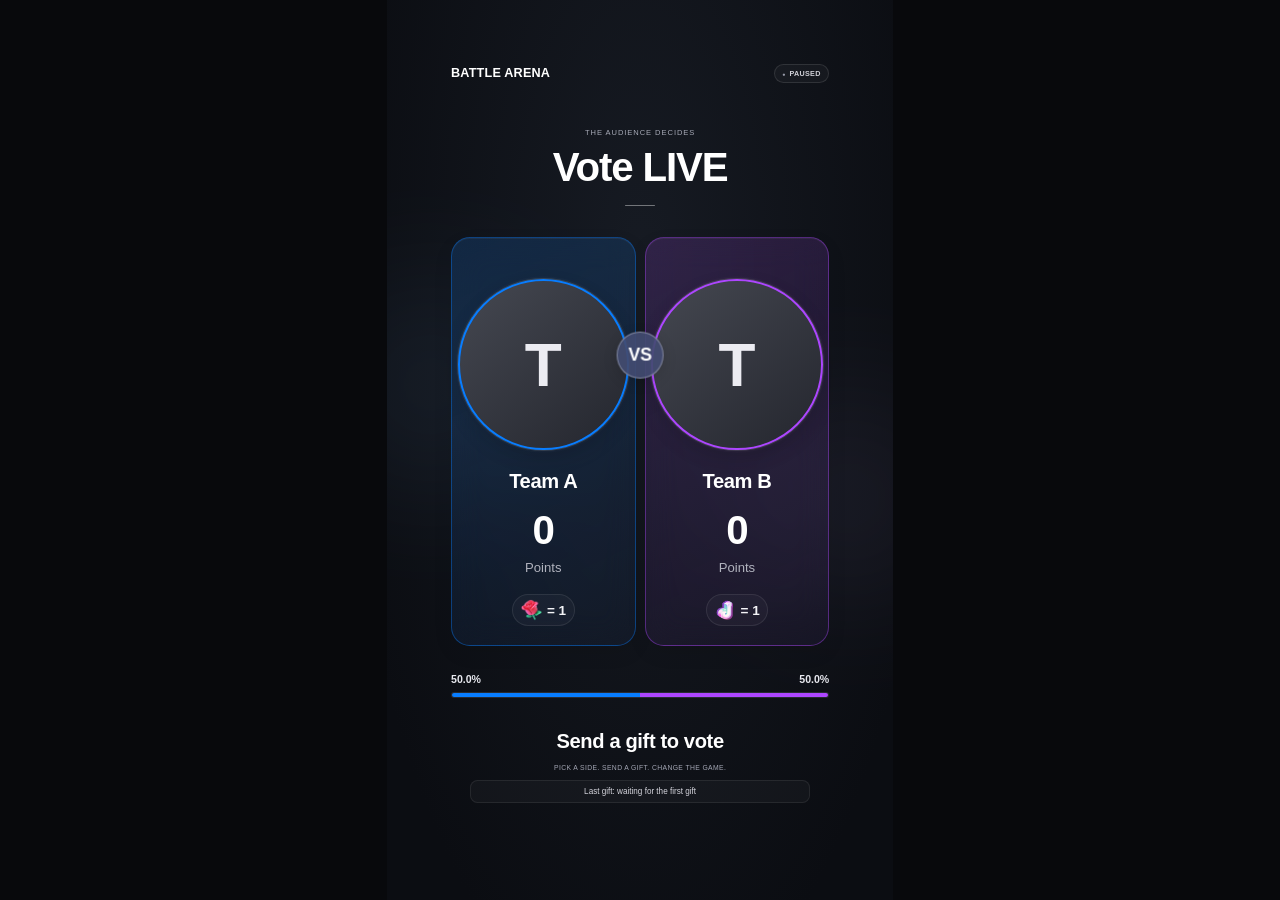
<file: index.html>
<!doctype html><html lang="en"><meta charset="utf-8"><meta http-equiv="Content-Security-Policy" content="default-src 'none'; script-src 'self'; style-src 'self' 'unsafe-inline'; img-src 'self' data: https:; font-src 'self'; connect-src 'self'; frame-src 'self'; object-src 'none'; base-uri 'none'; form-action 'none'"><meta name="referrer" content="no-referrer"><meta name="viewport" content="width=device-width,initial-scale=1"><title>LIVE Battle • Display</title><link rel="stylesheet" href="style.css"><body class="display"><main id="game" class="game"></main><script type="module" src="display.js"></script></body></html>
</file>
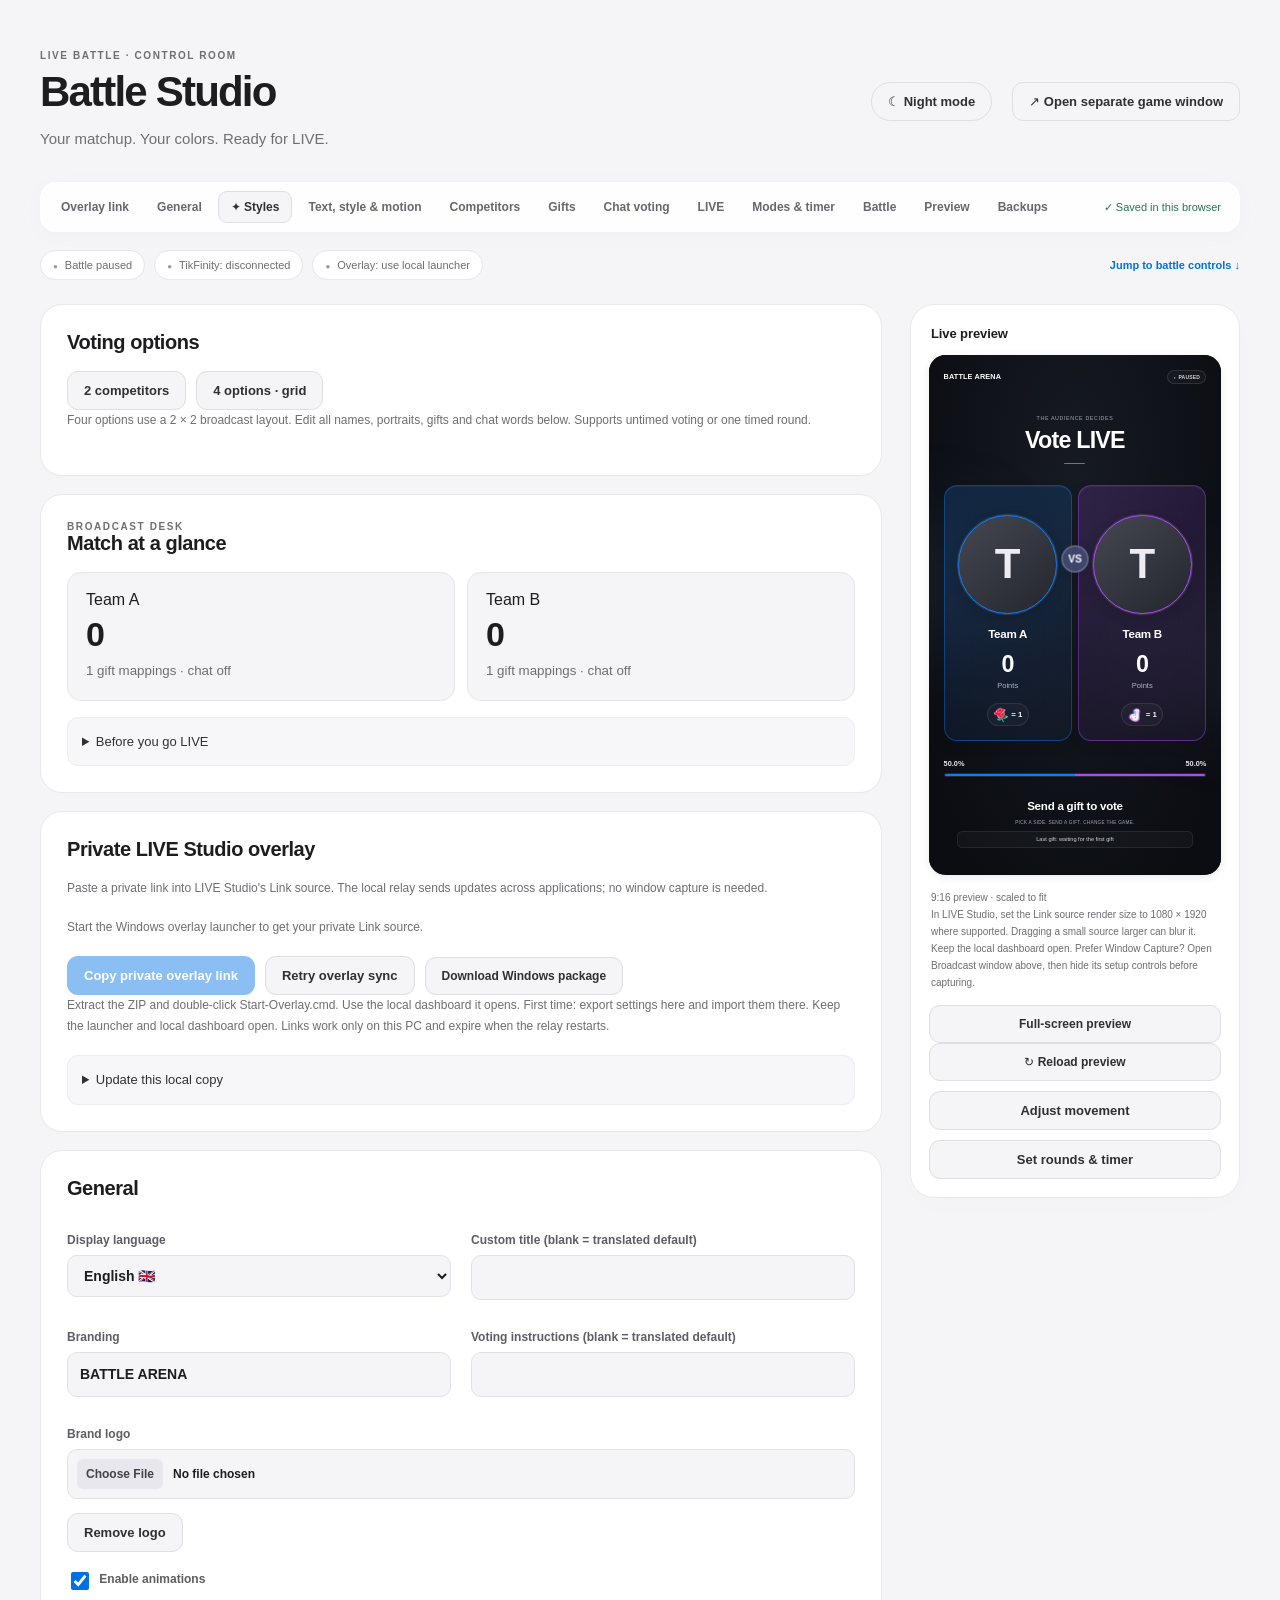
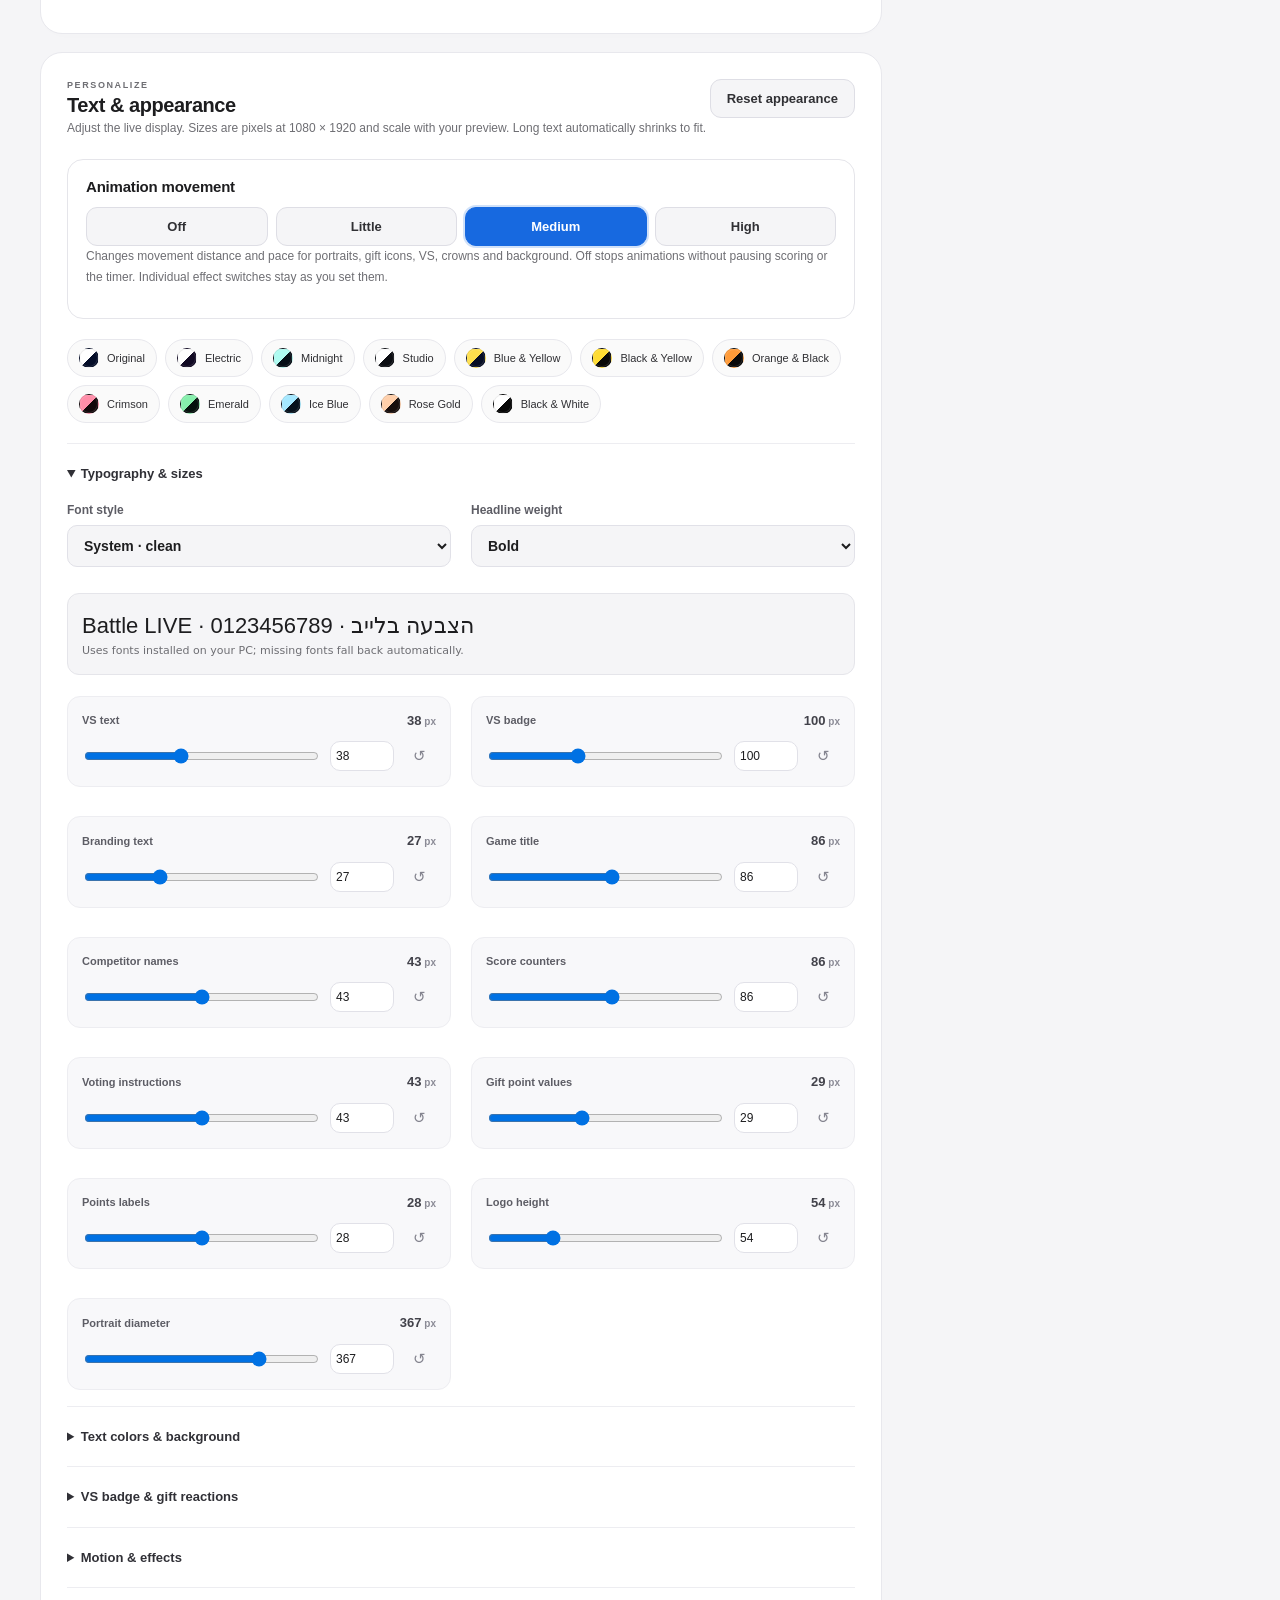
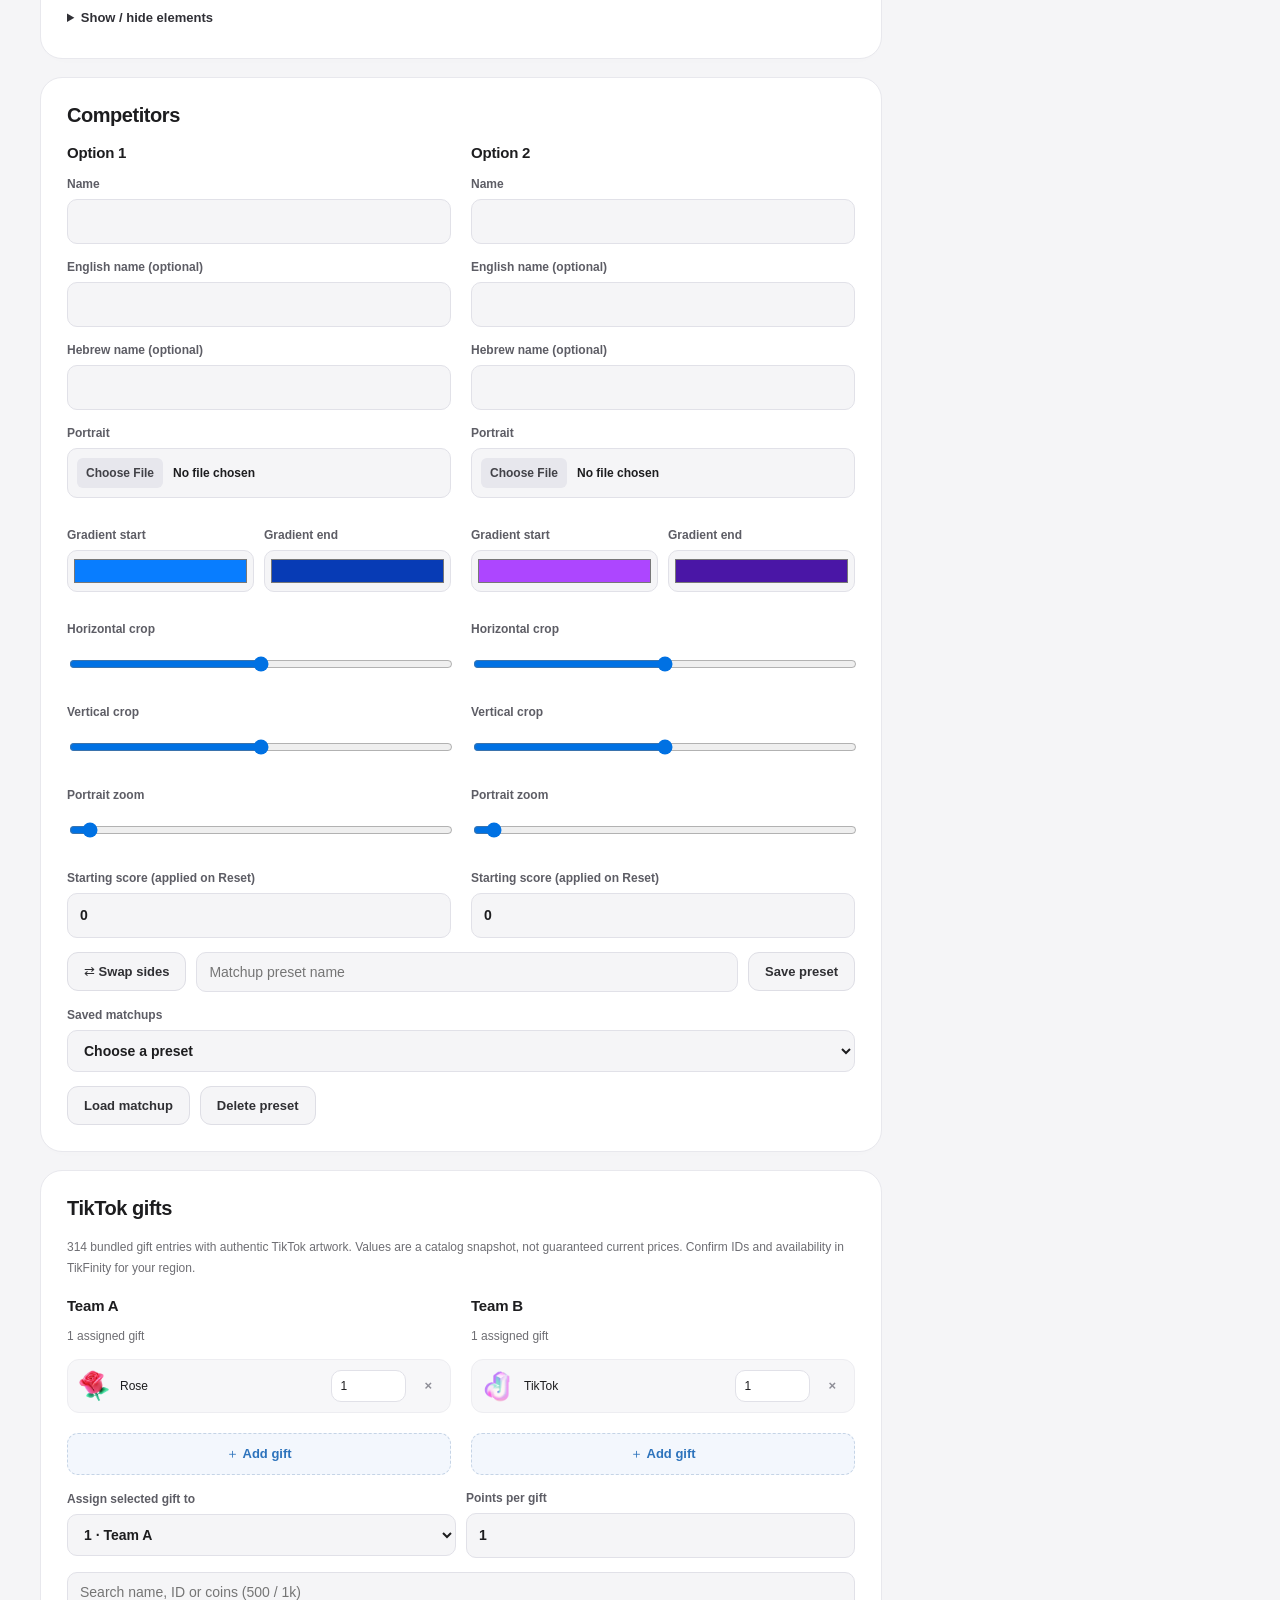
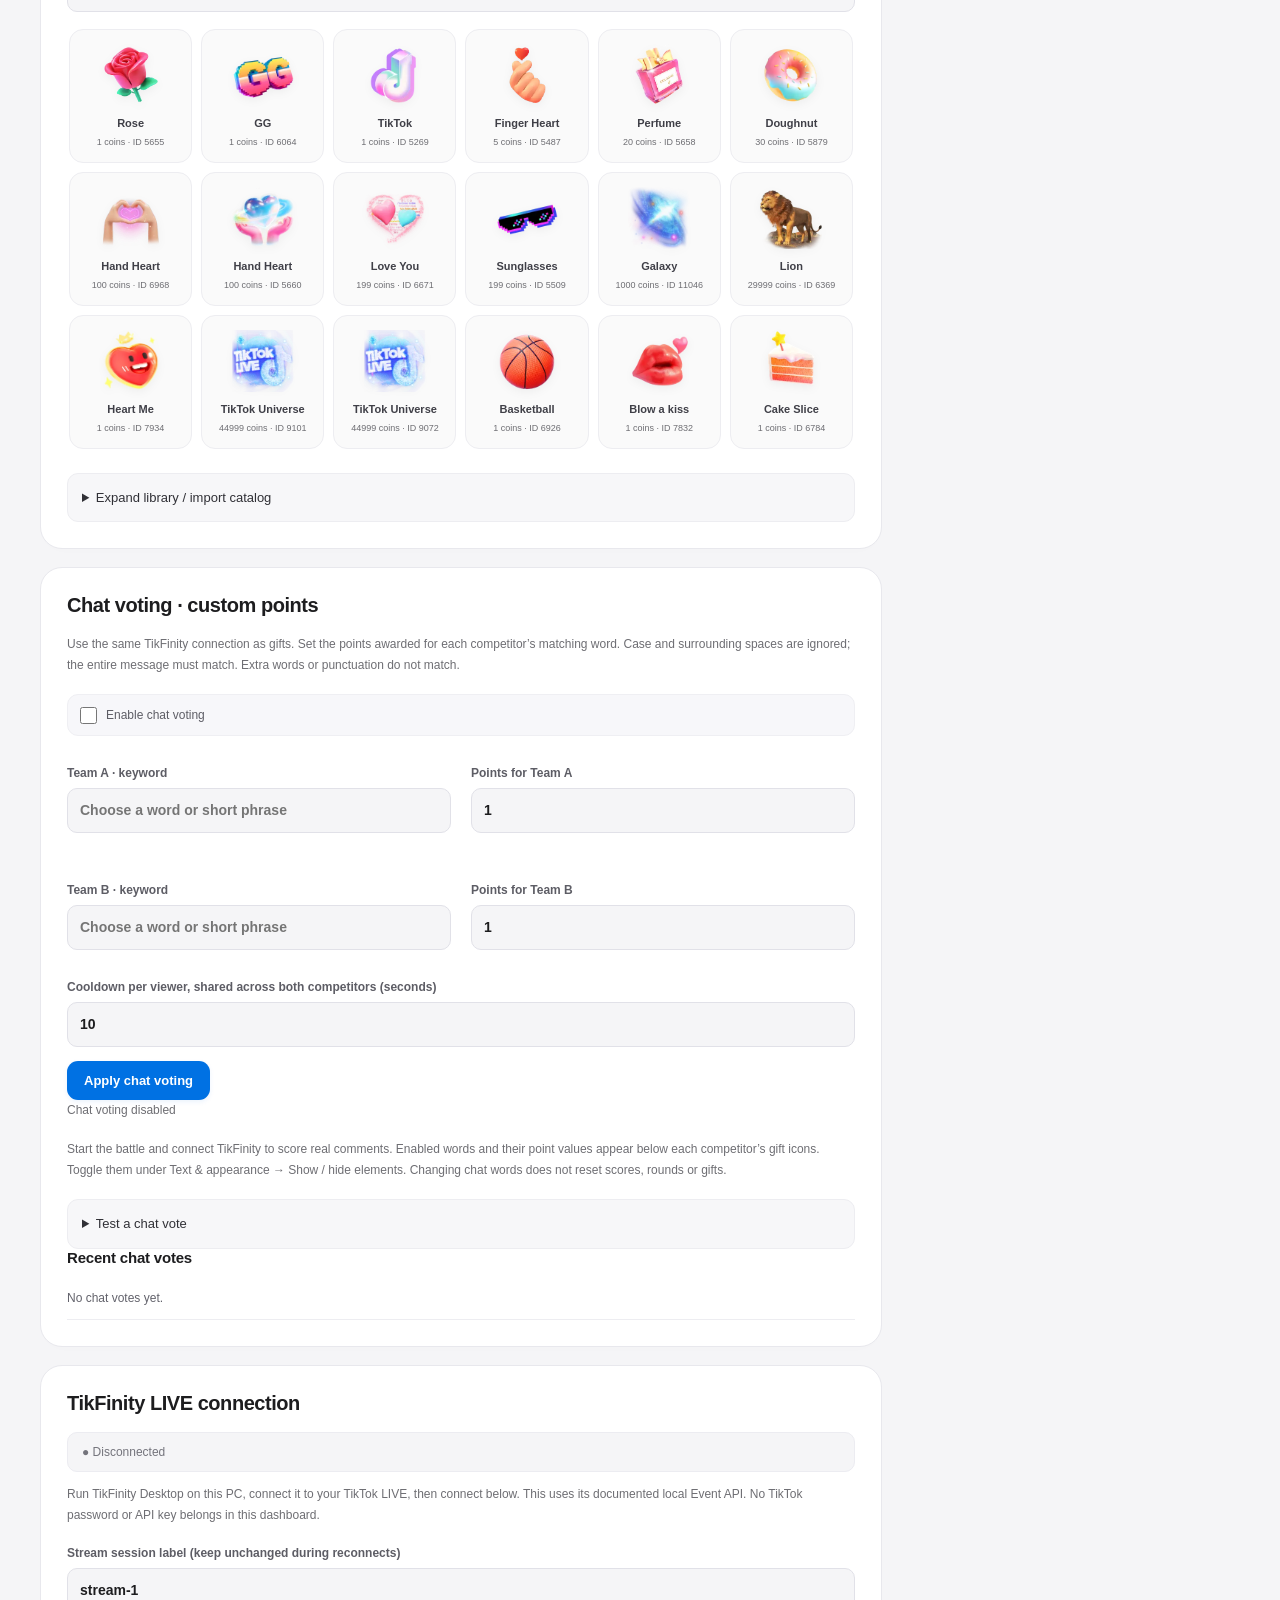
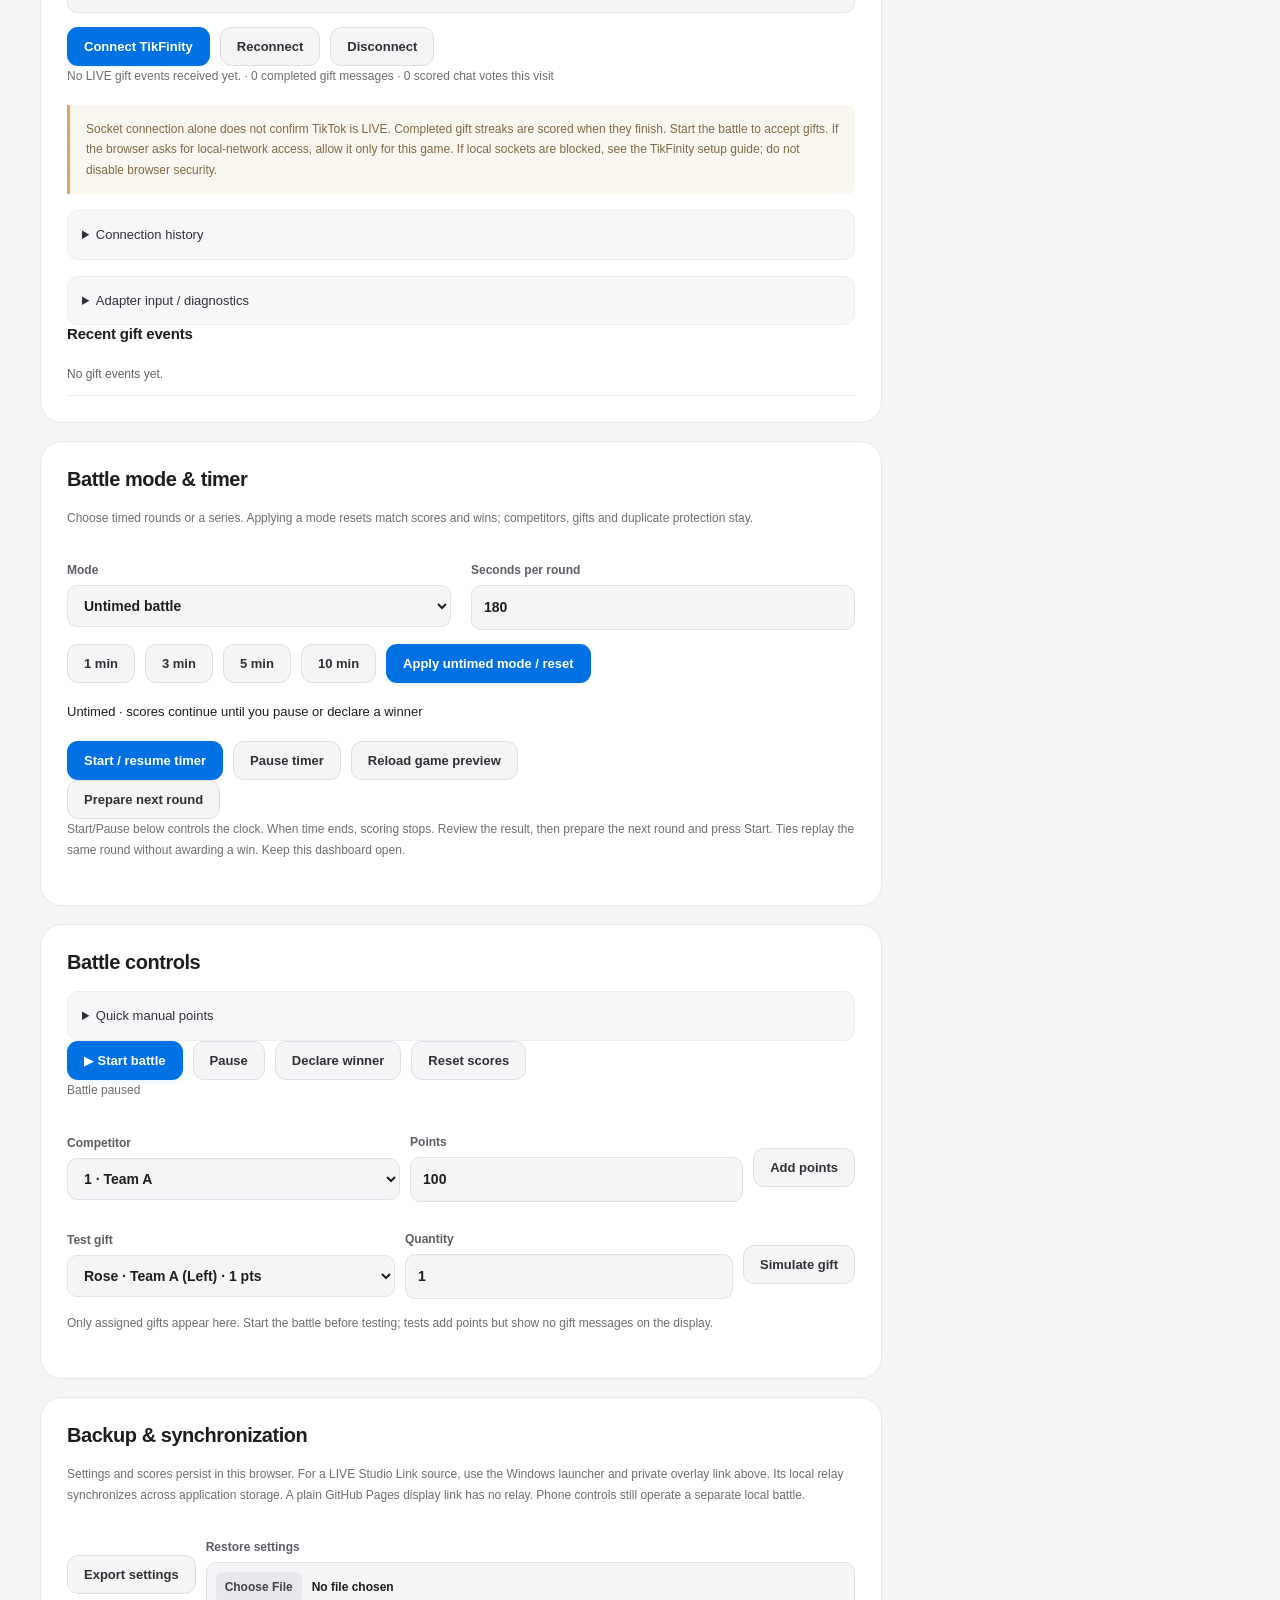
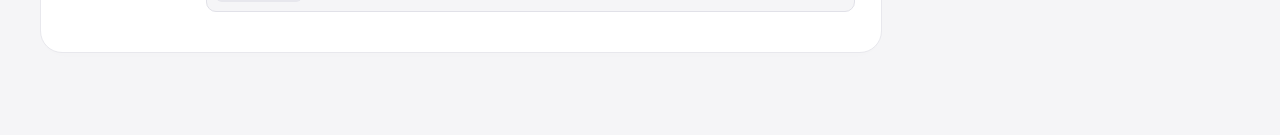
<file: admin.html>
<!doctype html><html lang="en"><meta charset="utf-8"><meta http-equiv="Content-Security-Policy" content="default-src 'none'; script-src 'self'; style-src 'self' 'unsafe-inline'; img-src 'self' data: https:; font-src 'self'; connect-src 'self' ws://localhost:21213; frame-src 'self'; object-src 'none'; base-uri 'none'; form-action 'none'"><meta name="referrer" content="no-referrer"><meta name="viewport" content="width=device-width,initial-scale=1"><title>LIVE Battle • Control room</title><link rel="stylesheet" href="style.css"><body class="dashboard"><main class="admin"><header class="top"><div><div class="eyebrow">LIVE BATTLE · CONTROL ROOM</div><h1>Battle Studio</h1><p class="muted">Your matchup. Your colors. Ready for LIVE.</p></div><button id="night-mode" type="button" aria-label="Switch dashboard to night mode" aria-pressed="false">☾ Night mode</button><button type="button" id="open-display" disabled>↗ Open separate game window</button></header><nav class="editor-nav" aria-label="Editor sections"><a href="#overlay-setup">Overlay link</a><a href="#general">General</a><button data-action="open-styles" type="button">✦ Styles</button><a href="#appearance">Text, style & motion</a><a href="#competitors">Competitors</a><a href="#gifts">Gifts</a><a href="#chat-voting">Chat voting</a><a href="#live-connection">LIVE</a><a href="#match-modes">Modes & timer</a><a href="#battle-controls">Battle</a><a href="#preview">Preview</a><a href="#backups">Backups</a><span id="save-state" role="status">✓ Saved in this browser</span></nav><section id="session-summary" class="session-summary" aria-label="Battle and connection summary"><span id="summary-battle"></span><span id="summary-live"></span><span id="summary-overlay"></span><a href="#battle-controls">Jump to battle controls ↓</a></section><div class="workspace"><div id="controls"></div><aside class="preview" id="preview"><h3>Live preview</h3><iframe title="Live battle preview" src="index.html"></iframe><p class="muted">9:16 preview · scaled to fit<br>In LIVE Studio, set the Link source render size to 1080 × 1920 where supported. Dragging a small source larger can blur it. Keep the local dashboard open. Prefer Window Capture? Open Broadcast window above, then hide its setup controls before capturing.</p><button id="fullscreen">Full-screen preview</button><button type="button" data-action="refresh-game-preview">↻ Reload preview</button><a class="button preview-modes-link" href="#appearance">Adjust movement</a><a class="button preview-modes-link" href="#match-modes">Set rounds & timer</a></aside></div></main><dialog id="styles-dialog" class="styles-dialog" aria-labelledby="styles-heading"><header class="section-heading"><div><div class="eyebrow">CHOOSE YOUR LOOK</div><h2 id="styles-heading">Battle styles</h2></div><button data-action="close-styles" aria-label="Close styles">×</button></header><p class="muted">Classic Broadcast, Clean Arena and Paper Studio use solid cards and quieter framing. Choose a look, then fine-tune fonts, sizes and colors. For countdowns and best-of-three, use Modes & timer in the dashboard. Competitors, photos, scores, gifts and visibility settings stay unchanged.</p><div id="styles-gallery" class="styles-gallery"></div></dialog><div id="toast" class="toast" role="status" aria-live="polite" hidden></div><dialog id="gift-dialog" class="gift-dialog" aria-labelledby="slot-heading"><header class="section-heading"><h2 id="slot-heading">Add gift</h2><button data-action="close-gift-slot" aria-label="Close gift picker">×</button></header><p class="muted">Choose an additional gift. Your existing gifts stay assigned. Gifts already used by either competitor are unavailable here.</p><div class="two-col"><label>Search gifts<input id="slot-search" type="search" placeholder="Name or gift ID"></label><label>Points per gift<input id="slot-points" type="number" min="1" max="1000000000" step="1" value="1"></label></div><div id="slot-gallery" class="catalog"></div><p class="muted">Click an available gift to add its new slot. Press Esc to cancel.</p></dialog><script type="module" src="admin.js"></script></body></html>
</file>
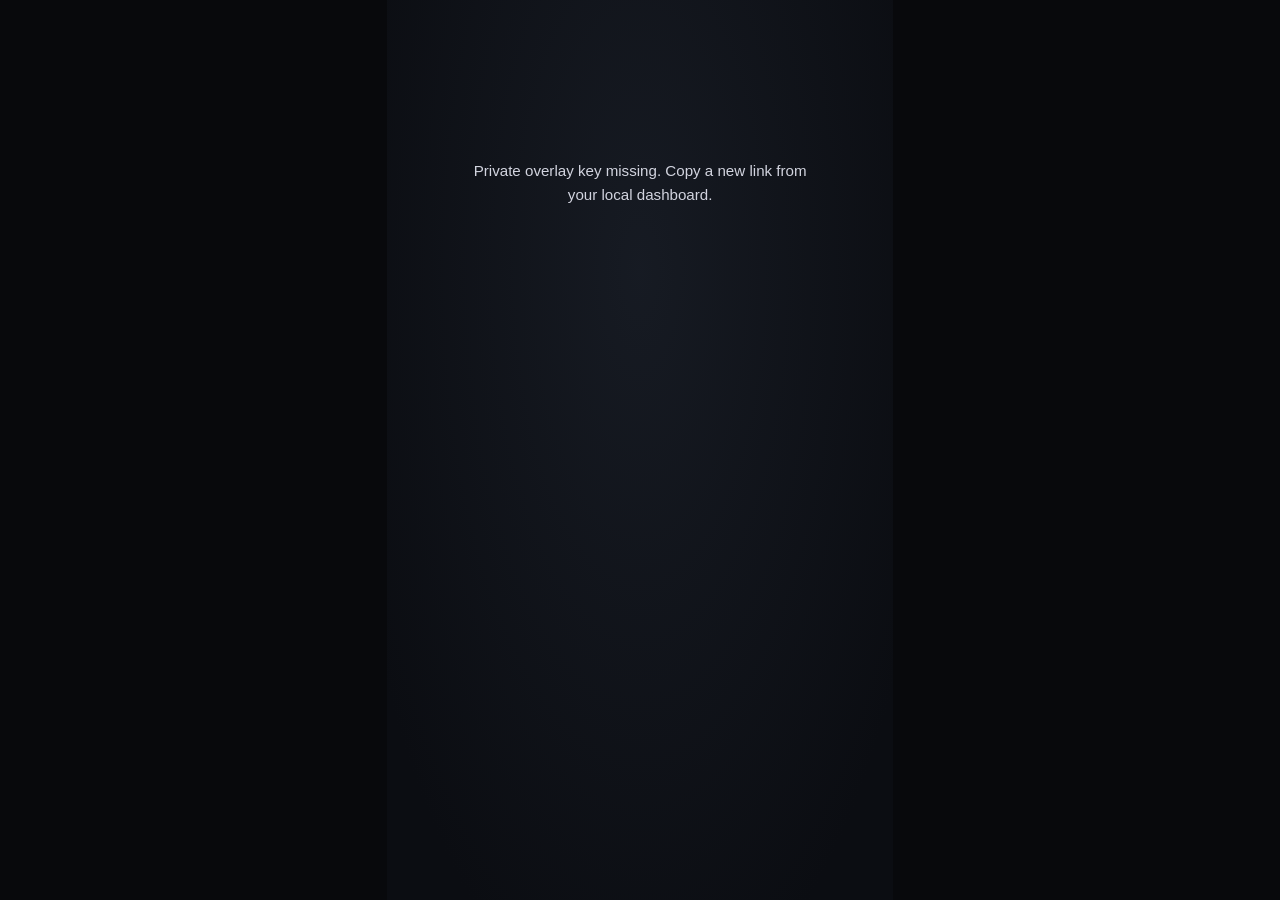
<file: overlay.html>
<!doctype html><html lang="en"><meta charset="utf-8"><meta http-equiv="Content-Security-Policy" content="default-src 'none'; script-src 'self'; style-src 'self' 'unsafe-inline'; img-src 'self' data: https:; font-src 'self'; connect-src 'self'; object-src 'none'; base-uri 'none'; form-action 'none'"><meta name="referrer" content="no-referrer"><meta name="viewport" content="width=device-width,initial-scale=1"><title>Private LIVE Battle overlay</title><link rel="stylesheet" href="style.css"><body class="display" data-relay="true"><main id="game" class="game"><p class="overlay-message">Waiting for your private overlay connection…</p></main><script type="module" src="overlay.js"></script></body></html>
</file>
<file: style.css>
:root{color-scheme:light;font-family:-apple-system,BlinkMacSystemFont,"Segoe UI",Arial,"Noto Sans Hebrew",sans-serif;color:#1d1d1f;background:#f5f5f7;font-synthesis:none;-webkit-font-smoothing:antialiased;--blue:#0071e3;--ink:#1d1d1f;--secondary:#6e6e73;--line:#e5e5ea;--surface:#fff;--field:#f5f5f7}
*{box-sizing:border-box}body{margin:0}button,input,select,textarea{font:inherit}button,a.button{cursor:pointer;display:inline-flex;align-items:center;justify-content:center;gap:7px;border:1px solid #dedee5;border-radius:11px;background:#f5f5f7;color:#303034;padding:11px 16px;font-size:13px;font-weight:600;text-decoration:none;transition:background .16s,border-color .16s,transform .16s}button:hover,a.button:hover{background:#eaeaf0;border-color:#c8c8d1}button:active,a.button:active{transform:scale(.98)}button.primary{background:var(--blue);border-color:transparent;color:white;box-shadow:0 2px 5px #0071e315}button.primary:hover{background:#0077ed}button:disabled{cursor:not-allowed;opacity:.45;transform:none}button:focus-visible,a:focus-visible,input:focus-visible,select:focus-visible,textarea:focus-visible,summary:focus-visible{outline:3px solid #007aff77;outline-offset:3px}input,select,textarea{width:100%;min-width:0;background:var(--field);border:1px solid #e1e1e8;color:var(--ink);border-radius:10px;padding:11px 12px;font-size:14px}input:focus,select:focus,textarea:focus{border-color:#80b6f1}input[type=checkbox]{width:18px;height:18px;accent-color:var(--blue);vertical-align:middle;margin-inline-end:7px}input[type=color]{height:42px;padding:4px;cursor:pointer}input[type=range]{accent-color:var(--blue)}input[type=file]{font-size:12px;padding:9px}input::file-selector-button{border:0;border-radius:6px;padding:6px 9px;margin-inline-end:10px;background:#e7e7ed;color:#424248;font:inherit}input:disabled{opacity:.6}label{display:block;color:#5d5d65;font-size:12px;font-weight:600;line-height:1.5;margin:14px 0}label input,label select{margin-top:6px}h1,h2,h3,p{margin-top:0}h1,h2,h3{color:inherit}html{scroll-behavior:smooth;scroll-padding-top:100px}summary{cursor:pointer;color:#303036;font-size:13px;line-height:1.5}::selection{background:#007aff25}
/* Control room */
.admin{max-width:1450px;margin:auto;padding:42px 40px 64px}.top{display:flex;justify-content:space-between;align-items:center;gap:20px;margin:8px 0 30px}.top .eyebrow{margin-bottom:8px}.top h1{font-size:42px;font-weight:700;line-height:1.1;letter-spacing:-1.8px;margin:0 0 11px}.top .muted{font-size:15px;max-width:560px;margin:0}.top>a.button{background:white;border-color:#e2e2e8;box-shadow:0 2px 10px #00000004;padding:13px 18px;border-radius:30px;white-space:nowrap}.eyebrow{font-size:10px;font-weight:700;color:#6e6e73;letter-spacing:1.6px}.muted{color:var(--secondary);font-size:12px;line-height:1.75}.editor-nav{position:sticky;top:12px;z-index:5;display:flex;align-items:center;flex-wrap:wrap;gap:4px;padding:8px;background:#ffffffd9;backdrop-filter:blur(24px);-webkit-backdrop-filter:blur(24px);border:1px solid #ffffffef;border-radius:16px;box-shadow:0 4px 25px #00000006;margin:0 0 26px}.editor-nav a{font-size:12px;font-weight:600;color:#67676e;text-decoration:none;border-radius:9px;padding:9px 12px;transition:background .16s,color .16s}.editor-nav a:hover{background:#f0f0f5;color:#1d1d1f}.editor-nav #save-state{margin-inline-start:auto;color:#267551;font-size:11px;white-space:nowrap;padding:6px 10px}.editor-nav #save-state.save-error{color:#b13a35}.workspace{display:grid;grid-template-columns:minmax(0,1fr) 330px;gap:28px;align-items:start}.panel{background:var(--surface);border:1px solid #e8e8ed;border-radius:22px;padding:26px;margin-bottom:18px;box-shadow:0 4px 18px #00000002;scroll-margin-top:95px}.panel h2{font-size:20px;letter-spacing:-.45px;font-weight:650;margin-bottom:17px}.panel h3{font-size:15px;letter-spacing:-.2px;font-weight:650;margin-bottom:12px}.panel>.muted{margin-bottom:18px}.row{display:flex;gap:10px;align-items:center;flex-wrap:wrap}.row>*{flex:1;min-width:0}.row button,.row a.button{flex:initial}.row a.button{font-size:12px;text-align:center}.two-col{display:grid;grid-template-columns:minmax(0,1fr) minmax(0,1fr);gap:20px}.section-heading{display:flex;align-items:center;justify-content:space-between;gap:15px}.section-heading h2{margin:4px 0 0}.section-heading .eyebrow{font-size:9px}.small{font-size:12px}.panel details{margin-top:16px}.panel details:not(.design-group){padding:14px;background:#f7f7f9;border:1px solid #ededf1;border-radius:11px}.notice{border-inline-start:3px solid #d9aa5d;background:#faf7f0;border-radius:0 8px 8px 0;padding:14px 16px;font-size:12px;line-height:1.7;color:#7e6946}.status{font-size:12px;color:#847052}.toast{position:fixed;bottom:24px;left:50%;transform:translateX(-50%);max-width:min(560px,92vw);background:#29292eec;backdrop-filter:blur(20px);color:#fff;padding:14px 21px;border:1px solid #ffffff16;border-radius:14px;box-shadow:0 8px 35px #0002;z-index:20;font-size:13px;line-height:1.5}.portrait-control{width:72px;height:72px;object-fit:cover;border-radius:50%;border:3px solid #fff;box-shadow:0 0 0 1px #e5e5eb;margin-inline-end:12px;vertical-align:middle}.event-list{max-height:200px;overflow:auto;font-size:12px}.event-list p{padding:10px 0;border-bottom:1px solid #ededf1;color:#62626b;margin:0}
/* Appearance */
.design-panel{background:#fff}.design-group{margin-top:20px;border-top:1px solid #ededf1;padding-top:16px}.design-group summary{font-weight:600;font-size:13px;padding:4px 0}.design-control{min-width:0;background:#f8f8fa;padding:14px;border:1px solid #ededf1;border-radius:13px;margin-top:9px}.design-control>label{display:flex;justify-content:space-between;gap:8px;align-items:center;margin:0 0 10px;font-size:11px}.design-control label span{font-size:10px;color:#8b8b96;white-space:nowrap}.design-control output{font-weight:650;font-size:13px;color:#42424a;font-variant-numeric:tabular-nums}.design-range{display:flex;align-items:center;gap:9px}.design-range input[type=range]{flex:1;min-width:0;padding:0;height:24px;background:transparent;border:0}.design-range input[type=number]{width:64px;background:white;padding:7px 5px;font-size:12px}.design-range button{padding:6px 9px;font-size:15px;background:transparent;border-color:transparent;color:#858590}.theme-picker{display:flex;gap:8px;flex-wrap:wrap;margin:20px 0}.theme-picker button{display:flex;align-items:center;gap:8px;font-size:11px;font-weight:500;border-radius:30px;padding:8px 11px;background:#fafafa;border-color:#e8e8ed}.theme-picker button[aria-pressed=true]{border-color:#7eafe4;background:#f0f6fe;box-shadow:0 0 0 2px #0071e309}.theme-swatch{display:inline-block;flex-shrink:0;width:20px;height:20px;border-radius:50%;border:1px solid #00000012;box-shadow:inset 0 0 0 1px #ffffff22}.color-grid{display:grid;grid-template-columns:repeat(auto-fit,minmax(105px,1fr));gap:10px}.color-grid label{margin-bottom:4px}.color-grid input[type=color]{background:#f8f8fa;border-radius:11px}.visibility-grid{display:grid;grid-template-columns:1fr 1fr;gap:0 12px}.toggle{display:flex;align-items:center;gap:9px;padding:11px 12px;background:#f7f7fa;border:1px solid #efeff3;border-radius:11px;font-weight:500}.toggle input{margin:0;flex-shrink:0;width:17px;height:17px}.preview{position:sticky;top:105px;align-self:start;background:white;border:1px solid #e8e8ed;border-radius:24px;padding:18px;box-shadow:0 8px 30px #00000003;scroll-margin-top:95px}.preview h3{font-size:13px;letter-spacing:-.1px;font-weight:600;margin:3px 2px 14px}.preview iframe{display:block;width:100%;aspect-ratio:9/16;border:0;border-radius:17px;background:#0a0b0e;box-shadow:0 2px 10px #00000015}.preview>.muted{font-size:10px;margin:14px 2px;line-height:1.7}.preview>button{width:100%;font-size:12px;background:#f5f5f7}
/* Gift picker */
.catalog{display:grid;grid-template-columns:repeat(auto-fill,minmax(110px,1fr));gap:9px;max-height:430px;overflow:auto;margin-top:15px;padding:2px}.gift-card{display:block;min-width:0;padding:14px 7px 12px;text-align:center;background:#fafafa;border-color:#ededf1;border-radius:14px}.gift-card:hover{background:#f2f5f9;border-color:#cad9e9}.gift-card img{display:block;width:62px;height:62px;object-fit:contain;margin:0 auto 10px;filter:drop-shadow(0 3px 4px #0000000c)}.gift-card b{display:block;font-size:11px;font-weight:600;color:#3f3f47;line-height:1.4}.gift-card small{display:block;font-size:9px;font-weight:400;color:#6e6e73;margin-top:5px;line-height:1.5}.mapping{display:flex;align-items:center;gap:9px;margin:8px 0;background:#f7f7f9;padding:9px;border:1px solid #ededf1;border-radius:12px}.mapping img{width:34px;height:34px;object-fit:contain}.mapping span{flex:1;min-width:0;overflow-wrap:anywhere;font-size:12px}.mapping input{width:75px;background:white;font-size:12px;padding:8px}.mapping button{padding:5px 8px;color:#8d8d96;background:transparent;border-color:transparent}.add-gift-button{width:100%;margin-top:12px;border-style:dashed;border-color:#c5d4e6;background:#f3f7fd;color:#2d73bc;padding:11px}.gift-dialog{width:min(720px,94vw);max-height:88vh;overflow:auto;border:1px solid #e2e2e9;border-radius:24px;background:#fffffffa;backdrop-filter:blur(24px);color:var(--ink);padding:25px;box-shadow:0 25px 100px #0002}.gift-dialog::backdrop{background:#15151e66;backdrop-filter:blur(7px)}.gift-dialog h2{font-size:20px;letter-spacing:-.5px;margin:0}.gift-dialog .section-heading{margin-bottom:13px}.gift-dialog .catalog{max-height:46vh}.gift-used{display:block;font-size:9px;color:#6e6e73;margin-top:5px}.gift-card:disabled{opacity:.4}.gift-dialog .gift-card:focus-visible{outline-offset:-3px}#live-status{padding:12px 14px;background:#f5f5f7;border:1px solid #ececf1;border-radius:10px;margin-bottom:12px;color:#74747c}#live-status[data-state=connected],#overlay-status[data-state=ready]{color:#267551}#live-status[data-state=error],#live-status[data-state=warning],#overlay-status[data-state=error]{color:#a66a23}
/* Broadcast canvas */
.display{color-scheme:dark;background:#08090c;display:grid;place-items:center;min-height:100vh;color:#f5f5f7}.game{width:min(100vw,56.25vh);aspect-ratio:9/16;position:relative;overflow:hidden;background:radial-gradient(ellipse at 50% 30%,color-mix(in srgb,var(--glow,#202631),var(--background,#0b0d12) 45%),var(--background,#0b0d12) 85%);container-type:inline-size;padding:5cqw;color:#f5f5f7}.scene{position:relative;width:100%;transform-origin:top center}.game header{display:flex;justify-content:space-between;align-items:center;gap:3cqw;position:relative;min-height:5cqw}.game .brand{font-size:var(--brandSize,2.5cqw);font-weight:600;color:var(--brandColor,#f5f5f7);letter-spacing:.05cqw;display:flex;align-items:center;gap:2cqw;min-width:0;max-width:72%;line-height:1.25;overflow-wrap:anywhere}.game .brand-text{min-width:0;display:block;overflow-wrap:anywhere;line-height:1.25}.game .brand img{height:var(--logoSize,5cqw);max-width:25cqw;object-fit:contain;flex-shrink:0}.live-dot{font-size:1.9cqw;font-weight:600;border:1px solid #ffffff1c;background:#ffffff08;border-radius:5cqw;padding:1.2cqw 2cqw;color:#d1d1d8;white-space:nowrap;flex-shrink:0;letter-spacing:.08cqw}.live-dot:before{content:'●';color:#9699a7;margin-inline-end:1cqw;font-size:1.4cqw}.intro{text-align:center;letter-spacing:.25cqw;color:#a7aab7;font-size:2cqw;font-weight:500;margin-top:12cqw}.game h1{text-align:center;font-size:var(--titleSize,8cqw);color:var(--titleColor,#f5f5f7);line-height:1.12;letter-spacing:-.3cqw;margin:2cqw 0;font-weight:var(--headline-weight,700);overflow-wrap:anywhere}.title-line{height:.3cqw;width:8cqw;background:#ffffff66;margin:4cqw auto 8cqw;border-radius:4cqw}.arena{display:flex;position:relative;gap:2.4cqw;direction:ltr}.team{width:50%;min-width:0;text-align:center;border:1px solid color-mix(in srgb,var(--team),transparent 60%);border-radius:5cqw;padding:3cqw 1.5cqw 5cqw;background:linear-gradient(155deg,color-mix(in srgb,var(--team),transparent 84%),color-mix(in srgb,var(--team2),transparent 94%)),#ffffff04;box-shadow:inset 0 1px 0 #ffffff0d,0 2cqw 5cqw #00000015;backdrop-filter:blur(16px)}.leader{color:#f0d79a;font-size:2.5cqw;font-weight:600;height:7cqw;letter-spacing:0}.game .portrait{position:relative;border-radius:50%;width:min(var(--portraitSize,34cqw),100%);height:auto;aspect-ratio:1;margin:auto;border:.6cqw solid var(--team);outline:.2cqw solid #ffffff20;overflow:hidden;background:linear-gradient(140deg,#454851,#24262e);box-shadow:0 0 0 .7cqw #ffffff04,0 2cqw 5cqw #00000024}.portrait img{position:absolute;inset:0;width:100%;height:100%;object-fit:cover}.initial{position:absolute;inset:0;display:grid;place-items:center;font-size:16cqw;font-weight:600;color:#ececf2}.game .team h2{font-size:var(--nameSize,4cqw);color:var(--nameColor,#f5f5f7);font-weight:var(--headline-weight,700);line-height:1.25;letter-spacing:-.1cqw;overflow-wrap:anywhere;margin:5cqw 0 3cqw;min-height:0}.game .score{font-size:var(--scoreSize,8cqw);color:var(--scoreColor,#fff);letter-spacing:-.2cqw;font-weight:var(--headline-weight,700);font-variant-numeric:tabular-nums;line-height:1.25;white-space:nowrap}.game .points{font-size:var(--labelSize,2.6cqw);color:#b1b3be;margin:1cqw 0 5cqw;font-weight:400}.vs{position:absolute;left:50%;top:29%;transform:translate(-50%,-50%);background:linear-gradient(145deg,#5c6073bb,#343849ee);border:.2cqw solid #ffffff40;border-radius:50%;width:10cqw;height:10cqw;display:grid;place-items:center;font-size:3cqw;font-weight:650;letter-spacing:-.05cqw;box-shadow:0 1cqw 4cqw #00000024;backdrop-filter:blur(20px)}.gift-pills{display:flex;justify-content:center;gap:1.5cqw;flex-wrap:wrap}.game .pill{display:flex;align-items:center;gap:1cqw;background:#ffffff08;border:1px solid #ffffff16;border-radius:9cqw;padding:1cqw 2cqw;font-size:var(--giftSize,2.7cqw);font-weight:600;color:#f4f4f7}.pill img{width:6cqw;height:6cqw;object-fit:contain}.balance{margin-top:7cqw;direction:ltr}.percent{display:flex;justify-content:space-between;font-size:2.8cqw;margin-bottom:2cqw;color:#e8e9ef;font-variant-numeric:tabular-nums}.percent b{font-weight:600}.track{display:flex;height:1.5cqw;border-radius:6cqw;overflow:hidden;background:#ffffff0b;border:1px solid #ffffff12}.track>div{transition:width .6s}.game footer{text-align:center;margin-top:8cqw}.game footer strong{display:block;font-size:var(--instructionSize,4cqw);font-weight:600;letter-spacing:-.1cqw;color:var(--instructionColor,#f5f5f7);line-height:1.3;overflow-wrap:anywhere}.game footer p{font-size:1.8cqw;line-height:1.7;letter-spacing:.1cqw;color:#a4a7b5;margin-top:2cqw;font-weight:400}.event{font-size:2.5cqw;color:#c4c9d8;min-height:4cqw;overflow-wrap:anywhere;line-height:1.3}.orb{position:absolute;width:50cqw;height:50cqw;filter:blur(18cqw);opacity:.08;pointer-events:none}.one{background:#87bfff;top:30%;left:-30%}.two{background:#b5a0e8;top:45%;right:-30%}.hit .score{animation:pop .4s}@keyframes pop{50%{transform:scale(1.06);color:#fff}}.still *{animation:none!important;transition:none!important}.overlay-message{font-size:4cqw;line-height:1.6;text-align:center;margin:25cqw 4cqw;color:#d2d4df}.game.themed-panels .vs{background:linear-gradient(135deg,color-mix(in srgb,var(--panelA),#171820 50%),color-mix(in srgb,var(--panelB),#171820 50%));border-color:color-mix(in srgb,var(--panelA),#ffffff55 50%)}.game.themed-panels .title-line{background:color-mix(in srgb,var(--scoreColor),transparent 40%)}.game.themed-panels .intro{color:color-mix(in srgb,var(--brandColor),transparent 30%)}.game.themed-panels .one{background:var(--panelA)}.game.themed-panels .two{background:var(--panelB)}.game.themed-panels .pill{background:color-mix(in srgb,var(--background),var(--panelA) 10%)}.game.themed-panels footer p{color:color-mix(in srgb,var(--instructionColor),transparent 40%)}.game.hide-brand .brand,.game.hide-title h1,.game.hide-title .title-line,.game.hide-instructions footer strong,.game.hide-subtitle .intro,.game.hide-subtitle footer p,.game.hide-events .event,.game.hide-gifts .gift-pills,.game.hide-point-labels .points{display:none}.game.hide-brand header{justify-content:flex-end}.game.hide-subtitle h1{margin-top:8cqw}.game.hide-title .arena{margin-top:8cqw}
/* Small screens */
@media(max-width:1050px){.admin{padding:28px 22px 48px}.workspace{grid-template-columns:minmax(0,1fr) 280px;gap:20px}.panel{padding:22px}.editor-nav a{padding:8px 10px;font-size:11px}.editor-nav #save-state{font-size:9px}}
@media(max-width:900px){.workspace{grid-template-columns:1fr}.preview{position:static;max-width:350px;margin:auto;width:100%}.top h1{font-size:36px}.preview{scroll-margin-top:110px}}
@media(max-width:600px){.admin{padding:22px 14px 40px}.top{align-items:flex-start;gap:17px;flex-direction:column;margin-bottom:23px}.top h1{font-size:36px}.top .muted{font-size:13px}.top>a.button{padding:10px 14px;font-size:12px}.editor-nav{top:5px;padding:7px;border-radius:13px;gap:1px;margin-bottom:18px}.editor-nav a{padding:7px 8px;font-size:10px}.editor-nav #save-state{width:100%;padding:3px 8px;margin:0;font-size:9px}.two-col{grid-template-columns:minmax(0,1fr);gap:2px}.panel{padding:20px 17px;border-radius:18px}.panel h2{font-size:19px}.section-heading{align-items:flex-start}.section-heading button{font-size:10px;padding:8px 10px}.design-range input[type=number]{width:58px}.visibility-grid{grid-template-columns:1fr}.row{gap:8px}.row>*{min-width:100px}.row button,.row a.button{padding:10px 12px;font-size:11px}.mapping{gap:7px}.mapping input{width:65px}.theme-picker{gap:6px}.theme-picker button{font-size:10px;padding:7px 9px}.color-grid{grid-template-columns:repeat(3,minmax(0,1fr));gap:9px}.gift-dialog{padding:19px 16px;border-radius:20px}.gift-dialog .two-col{gap:0}.gift-dialog .section-heading h2{font-size:18px}.catalog{grid-template-columns:repeat(auto-fill,minmax(100px,1fr))}.preview{scroll-margin-top:130px}}
@media(prefers-reduced-motion:reduce){html{scroll-behavior:auto}*{animation:none!important;transition:none!important}}

.section-heading h2{min-width:0;overflow-wrap:anywhere}.section-heading>button{flex-shrink:0}.live-dot[data-state=live]:before{color:#7dd8b1}.live-dot[data-state=finished]:before{color:#ead19b}

/* Dashboard-only monochrome night mode; broadcast appearance stays independent. */
html[data-dashboard-mode=dark]{color-scheme:dark;color:#f5f5f7;background:#080808;--blue:#e8e8ed;--ink:#f5f5f7;--secondary:#aaaab0;--line:#343438;--surface:#171719;--field:#222225}
[data-dashboard-mode=dark] .dashboard{background:#080808;color:#f5f5f7}
[data-dashboard-mode=dark] :is(.panel,.design-panel,.preview,.gift-dialog){background:#171719;border-color:#343438;color:#f5f5f7}
[data-dashboard-mode=dark] .editor-nav{background:#171719ed;border-color:#343438}
[data-dashboard-mode=dark] :is(button,a.button,.top>a.button,.theme-picker button){background:#28282b;color:#f5f5f7;border-color:#444449;box-shadow:none}
[data-dashboard-mode=dark] :is(button,a.button):hover{background:#3a3a3e}
[data-dashboard-mode=dark] button.primary{background:#f5f5f7;color:#111;border-color:#f5f5f7}
[data-dashboard-mode=dark] :is(.editor-nav a,label,summary,.eyebrow,.event-list p,.design-control output){color:#c9c9cf}
[data-dashboard-mode=dark] :is(.design-control,.toggle,.panel details:not(.design-group),.gift-card,.design-range input[type=number],.color-grid input[type=color]){background:#222225;border-color:#38383d;color:#f5f5f7}
[data-dashboard-mode=dark] :is(input,select,textarea){border-color:#444449}
[data-dashboard-mode=dark] :is(.design-group,.event-list p,.mapping){border-color:#38383d}
[data-dashboard-mode=dark] .gift-card small{color:#b8b8bf}
[data-dashboard-mode=dark] .theme-picker button[aria-pressed=true]{background:#444449;border-color:#eee}
[data-dashboard-mode=dark] :is(.editor-nav #save-state,.status){color:#ccc}
[data-dashboard-mode=dark] .notice{background:#26231d;color:#e1d2b2}
[data-dashboard-mode=dark] .editor-nav a:hover{background:#333;color:#fff}
#night-mode{white-space:nowrap;border-radius:30px;margin-inline-start:auto}
@media(max-width:600px){#night-mode{margin-inline-start:0}}

/* Event-driven spectator details and editable VS badge. */
.game .vs{width:var(--vsBadgeSize);height:var(--vsBadgeSize);font-size:var(--vsSize);color:var(--vsColor,#fff);background:color-mix(in srgb,var(--vsBackgroundColor,#454e75),transparent 15%);border:1px solid color-mix(in srgb,var(--vsColor,#fff),transparent 65%)}
.game .vs span{display:block;max-width:100%;overflow:hidden;line-height:1.1;overflow-wrap:anywhere}
.game .vs-circle{background:var(--vsBackgroundColor);backdrop-filter:none}
.game .vs-diamond{border-radius:20%;transform:translate(-50%,-50%) rotate(45deg)}
.game .vs-diamond span{transform:rotate(-45deg);max-width:85%}
.game .vs-minimal{background:none;border:0;box-shadow:none;backdrop-filter:none}
.last-gift{font-size:2.15cqw;line-height:1.5;color:#d4d4dc;margin:1.5cqw auto 0;padding:1.2cqw 2cqw;background:#ffffff08;border:1px solid #ffffff14;border-radius:2cqw;max-width:90%;overflow-wrap:anywhere;font-variant-numeric:tabular-nums}
.gift-burst{position:absolute;z-index:8;top:66%;left:5%;width:90%;padding:2cqw 3cqw;border-radius:3cqw;border:1px solid #ffffff70;background:#141822ee;color:#fff;font-size:3cqw;font-weight:700;text-align:center;overflow-wrap:anywhere;box-shadow:0 1cqw 5cqw #0008;animation:gift-pop .35s ease-out}
.gift-spotlight{animation:gift-spotlight 1s ease-out 2!important}
@keyframes gift-pop{from{opacity:0;translate:0 2cqw;scale:.95}to{opacity:1;translate:0 0;scale:1}}
@keyframes gift-spotlight{50%{box-shadow:0 0 6cqw color-mix(in srgb,var(--team),transparent 20%);border-color:#fff}}
.still .gift-burst{animation:none}.still .gift-spotlight{animation:none!important}
@media(prefers-reduced-motion:reduce){.gift-spotlight,.gift-burst{animation:none!important}}

/* Full display looks, separate from the color palette controls. */
.styles-dialog{position:fixed;inset:50% 0 auto;margin:0 auto;transform:translateY(-50%);width:min(900px,94vw);max-height:90vh;overflow:auto;background:#fff;color:#1d1d1f;border:1px solid #dedee5;border-radius:24px;padding:26px}.styles-dialog::backdrop{position:fixed;inset:0;background:#0009;backdrop-filter:blur(8px)}.styles-gallery{display:grid;grid-template-columns:repeat(3,minmax(0,1fr));gap:15px}.style-card{display:flex;flex-direction:column;align-items:stretch;text-align:start;padding:12px;gap:10px;white-space:normal}.style-card>span:last-child{font-size:11px;line-height:1.5;color:var(--secondary);font-weight:400}.style-card[aria-pressed=true]{border-color:#0071e3;box-shadow:0 0 0 2px #0071e322}.style-mini{display:block;aspect-ratio:9/10;background:radial-gradient(ellipse at top,#112758,#070a15);border-radius:12px;padding:12px;color:white;position:relative;overflow:hidden}.mini-title{display:block;text-align:center;font-size:14px;font-weight:900;margin:8px 0 18px}.mini-arena{display:flex;gap:7px;position:relative}.mini-team{display:flex;flex:1;flex-direction:column;align-items:center;gap:14px;background:linear-gradient(140deg,var(--mini-a),#141329);border-radius:12px;padding:16px 3px}.mini-team:last-child{background:linear-gradient(140deg,var(--mini-b),#12213b)}.mini-team i{width:54px;max-width:95%;aspect-ratio:1;border-radius:50%;border:3px solid #fff;display:grid;place-items:center;background:#ffffff40;font-style:normal;font-size:20px}.mini-team b{font-size:17px;font-variant-numeric:tabular-nums}.mini-vs{position:absolute;left:50%;top:30%;translate:-50% 0;border-radius:50%;border:2px solid white;background:#167aff;padding:7px;font-size:12px;font-weight:900}.mini-track{display:block;height:8px;background:linear-gradient(to right,var(--mini-a) 40%,var(--mini-b) 40%);margin-top:16px;border-radius:10px}.style-mini-studio .mini-team{background:#ffffff15;border:1px solid #ffffff25}.style-mini-gold{background:#14100a}.style-mini-minimal{filter:grayscale(1);background:#080808}.style-mini-sports .mini-team{border-radius:3px}.style-mini-neon .mini-team{box-shadow:inset 0 0 14px var(--mini-a)}
[data-dashboard-mode=dark] .styles-dialog{background:#171719;color:#f5f5f7;border-color:#343438}.editor-nav>button{font-size:12px;padding:8px 12px;border-radius:9px}
.game[data-look=liveBattle]{background:repeating-linear-gradient(90deg,#ffffff02 0,#ffffff02 1px,transparent 1px,transparent 6cqw),radial-gradient(ellipse at 50% 20%,var(--glow),var(--background) 70%);padding:4cqw 2cqw}
.game[data-look=liveBattle] .intro{margin-top:5cqw}.game[data-look=liveBattle] h1{text-shadow:0 .3cqw .3cqw #000,0 0 .5cqw #000}.game[data-look=liveBattle] .title-line{margin:2cqw auto 5cqw}
.game[data-look=liveBattle] .arena{gap:3cqw}.game[data-look=liveBattle] .team{background:linear-gradient(165deg,var(--team),color-mix(in srgb,var(--team),#00116a 65%));border:.45cqw solid #ffffff88;border-radius:4cqw;padding:3cqw 1cqw 6cqw;box-shadow:0 0 3cqw #ffffff15}
.game[data-look=liveBattle] .portrait{border:1cqw solid #fff;outline:0;box-shadow:0 1cqw 3cqw #0006}.game[data-look=liveBattle] .leader{color:#ffdc56;font-weight:900;height:6cqw}
.game[data-look=liveBattle] :is(.team h2,.score){text-shadow:.25cqw .25cqw 0 #080928,-.25cqw -.25cqw 0 #080928,.25cqw -.25cqw 0 #080928,-.25cqw .25cqw 0 #080928,0 .6cqw .5cqw #0008}
.game[data-look=liveBattle] .team h2{margin:3cqw 0 1.5cqw}.game[data-look=liveBattle] .points{margin-bottom:3cqw}.game[data-look=liveBattle] .vs{top:28%;border:.65cqw solid #fff;box-shadow:0 0 3cqw #78e9ff}
.game[data-look=liveBattle] .pill{background:#10105155;border:0}.game[data-look=liveBattle] .balance{margin-top:4cqw;position:relative}.game[data-look=liveBattle] .track{height:7cqw;border-radius:0;border:0}.game[data-look=liveBattle] .percent{position:absolute;inset:0;align-items:center;z-index:1;margin:0;padding:0 1.5cqw;font-size:3.5cqw;text-shadow:0 1px 3px #000}.game[data-look=liveBattle] footer{margin-top:5cqw}
.game[data-look=neon] .team{border:.4cqw solid var(--team);box-shadow:inset 0 0 4cqw color-mix(in srgb,var(--team),transparent 85%),0 0 2cqw color-mix(in srgb,var(--team),transparent 55%)}.game[data-look=neon] .portrait{box-shadow:0 0 3cqw var(--team)}.game[data-look=neon] .score{text-shadow:0 0 2cqw var(--team)}
.game[data-look=gold] .team{border:.35cqw solid var(--team);background:linear-gradient(135deg,#30281c,#0c0a08);border-radius:2cqw}.game[data-look=gold] .portrait{border-color:#f4d88b}.game[data-look=gold] .title-line{width:30cqw;background:linear-gradient(90deg,transparent,#e6b949,transparent)}
.game[data-look=sports] .team{border-radius:1cqw;border-top:1cqw solid var(--team)}.game[data-look=sports] .score{font-variant-numeric:tabular-nums;letter-spacing:.15cqw}.game[data-look=sports] .track{height:4cqw;border-radius:0}.game[data-look=sports] .portrait{border-radius:50%;border:.5cqw solid var(--team)}
.game[data-look=minimal] .team{background:#ffffff04;border-color:#ffffff25;border-radius:2cqw;box-shadow:none;backdrop-filter:none}.game[data-look=minimal] .portrait{border:.25cqw solid #eee;box-shadow:none}.game[data-look=minimal] .orb{display:none}
@media(max-width:600px){.styles-dialog{padding:18px}.styles-gallery{grid-template-columns:repeat(2,minmax(0,1fr));gap:10px}.mini-team i{width:40px}.mini-team b{font-size:13px}.mini-title{font-size:11px}.mini-vs{font-size:10px;padding:4px}.style-mini{padding:8px}.editor-nav>button{font-size:10px;padding:6px 8px}}

/* Gentle badge movement uses a separate translate so diamond styling stays intact. */
.game .vs-motion{animation:vs-drift 4s ease-in-out infinite}
@keyframes vs-drift{0%,100%{translate:0 calc(-1 * var(--vs-drift,.45cqw))}50%{translate:0 var(--vs-drift,.45cqw)}}
.game .gift-message{display:flex;align-items:center;justify-content:center;gap:1.5cqw;min-width:0;text-align:start;line-height:1.45;overflow-wrap:anywhere}
.game .gift-message img{width:7cqw;height:7cqw;object-fit:contain;flex-shrink:0}
.game .gift-message>div{min-width:0}.gift-sender,.gift-name{font-weight:750}.gift-sender{color:#c5e8ff}.gift-message small{display:block;font-size:.8em;color:#d1d5e2;margin-top:.3cqw}
.game .event:not(:empty){padding:1.5cqw 2cqw;margin:1.5cqw auto 0;border:1px solid #ffffff20;border-radius:2cqw;background:#ffffff08;max-width:94%}
.game .gift-burst{top:64%;font-size:3cqw}.game .gift-burst .gift-message img{width:8cqw;height:8cqw}
@media(prefers-reduced-motion:reduce){.game .vs-motion{animation:none!important;translate:none}}

/* At-a-glance controls without scrolling to connection panels. */
.session-summary{display:flex;align-items:center;flex-wrap:wrap;gap:9px;margin:-8px 0 24px;font-size:11px}.session-summary>span{border:1px solid var(--line);background:var(--surface);border-radius:30px;padding:8px 12px;color:var(--secondary)}.session-summary>span:before{content:'●';font-size:8px;margin-inline-end:7px;color:#9699a1}.session-summary>span[data-state=ready]:before{color:#25875e}.session-summary>a{margin-inline-start:auto;color:#0071e3;text-decoration:none;font-weight:600;padding:8px 0}.preview .muted{line-height:1.7}#backups{scroll-margin-top:110px}
[data-dashboard-mode=dark] .session-summary>a{color:#d1d5e5}
@media(max-width:600px){.session-summary{gap:6px}.session-summary>span{font-size:10px;padding:7px 9px}.session-summary>a{width:100%;margin:0;padding:4px;font-size:11px}}

/* Timed rounds and series results. Display clocks use the shared deadline. */
.round-banner{display:flex;align-items:center;justify-content:center;gap:2.5cqw;flex-wrap:wrap;max-width:88%;margin:0 auto 5cqw;padding:1.8cqw 3cqw;border:.25cqw solid #ffffff60;border-radius:10cqw;background:#030923b8;text-align:center;box-shadow:0 1cqw 3cqw #0004}.round-label{font-size:3cqw;font-weight:750}.round-clock{font-size:4.5cqw;font-variant-numeric:tabular-nums;line-height:1;letter-spacing:.05cqw}.round-note{flex-basis:100%;font-size:2cqw;color:#d7deed;overflow-wrap:anywhere}.round-wins{display:flex;justify-content:center;gap:1.5cqw;margin:0 0 1.7cqw}.round-dot{width:2.7cqw;height:2.7cqw;border:.3cqw solid #ffffffc9;border-radius:50%;display:block}.round-dot.won{background:#ffd45e;border-color:#ffeaa8;box-shadow:0 0 1.5cqw #ffd45e70}.clock-urgent{color:#ffd780}.match-status{margin:18px 0;font-variant-numeric:tabular-nums;line-height:1.7;font-size:13px;color:var(--ink)}.game[data-look=liveBattle] .round-banner{margin-top:-2cqw;margin-bottom:5cqw}.game[data-look=minimal] .round-banner{border-radius:2cqw;background:#141414}.game[data-look=sports] .round-banner{border-radius:1cqw}

.mode-countdown{margin:18px 0;padding:18px;border:1px solid var(--line);border-radius:16px;background:var(--field);display:flex;flex-direction:column;gap:8px;align-items:center;text-align:center}.mode-countdown[hidden]{display:none}.mode-countdown strong{font-size:42px;line-height:1.1;font-variant-numeric:tabular-nums;color:var(--ink)}.mode-countdown span{font-size:12px;color:var(--secondary)}#match-draft-notice{margin-top:18px}.preview-modes-link{width:100%;margin-top:10px;text-align:center}
#overlay-status[data-state=outdated]{color:#9c5328;font-weight:650}[data-dashboard-mode=dark] #overlay-status[data-state=outdated]{color:#ffc483}

/* Decorative motion is independent of portrait crop/zoom and scoring. */
.game{--portrait-drift:.6cqw;--portrait-period:6s;--gift-period:3.8s;--gift-rise:.65cqw;--gift-turn:6deg}
.game[data-motion=calm]{--portrait-drift:.3cqw;--portrait-period:9s;--gift-period:5.5s;--gift-rise:.35cqw;--gift-turn:3deg}
.game[data-motion=energetic]{--portrait-drift:.95cqw;--portrait-period:4.5s;--gift-period:2.8s;--gift-rise:1cqw;--gift-turn:9deg}
.game.portrait-motion .portrait{animation:portrait-float var(--portrait-period) ease-in-out infinite}.game.portrait-motion .team:nth-child(2) .portrait{animation-delay:-2s}
@keyframes portrait-float{0%,100%{translate:0 0}50%{translate:0 calc(-1 * var(--portrait-drift))}}
.game.gift-motion .pill img{animation:gift-sway var(--gift-period) ease-in-out infinite}.game.gift-motion .pill:nth-child(even) img{animation-delay:-1.3s}
@keyframes gift-sway{0%,100%{translate:0 0;rotate:calc(-1 * var(--gift-turn))}50%{translate:0 calc(-1 * var(--gift-rise));rotate:var(--gift-turn)}}
.game.ambient-motion .orb{animation:ambient-drift 22s ease-in-out infinite alternate}.game.ambient-motion .orb.two{animation-delay:-10s}
@keyframes ambient-drift{from{translate:0 0}to{translate:var(--ambient-x,10cqw) var(--ambient-y,-7cqw)}}
.game.ambient-motion .track{position:relative}.game.ambient-motion .track:after{content:'';pointer-events:none;position:absolute;inset:0 auto 0 -30%;width:22%;background:linear-gradient(90deg,transparent,#ffffff35,transparent);animation:bar-sweep 7s ease-in-out infinite}
@keyframes bar-sweep{0%,25%{translate:0 0}85%,100%{translate:650% 0}}
.game.leader-motion .team.is-leading .leader{animation:crown-float 3s ease-in-out infinite}
@keyframes crown-float{0%,100%{translate:0 0;text-shadow:0 0 .5cqw #ffe49b30}50%{translate:0 calc(-1 * var(--crown-drift,.35cqw));text-shadow:0 0 1.5cqw #ffe49b99}}
.game .team{position:relative}.gift-shower{position:absolute;inset:0;z-index:3;overflow:hidden;pointer-events:none;border-radius:inherit}.gift-shower img{position:absolute;bottom:8%;width:9cqw;height:9cqw;object-fit:contain;opacity:0;animation:received-gift-rise 2.2s ease-out both;animation-delay:var(--particle-delay)}
@keyframes received-gift-rise{0%{opacity:0;translate:0 0;scale:.6;rotate:-10deg}15%{opacity:1;scale:1}80%{opacity:.9}100%{opacity:0;translate:var(--particle-sway) -65cqw;scale:.85;rotate:15deg}}
.game.still .track:after{animation:none!important;display:none}.game.still .gift-shower{display:none}
@media(prefers-reduced-motion:reduce){.game .portrait,.game .pill img,.game .orb,.game .team.is-leading .leader,.game .track:after,.game .gift-shower img{animation:none!important;translate:none;rotate:none}.game .track:after,.game .gift-shower{display:none}}

/* Keep decorative loops in phase across score/settings redraws. */
.game.portrait-motion .portrait,.game.gift-motion .pill img,.game.ambient-motion .orb,.game.leader-motion .team.is-leading .leader,.game .vs-motion{animation-delay:var(--motion-phase,0s)}
.game.portrait-motion .team:nth-child(2) .portrait{animation-delay:calc(var(--motion-phase,0s) - 2s)}
.game.gift-motion .pill:nth-child(even) img{animation-delay:calc(var(--motion-phase,0s) - 1.3s)}
.game.ambient-motion .orb.two{animation-delay:calc(var(--motion-phase,0s) - 10s)}

#chat-voting .event-list p{overflow-wrap:anywhere}#chat-voting{scroll-margin-top:110px}

/* Public chat keywords are distinct from private vote/cooldown tracking. */
.game .chat-word-pill{display:flex;flex-direction:row;justify-content:center;align-items:center;gap:1cqw;width:fit-content;max-width:96%;margin:1.8cqw auto 0;padding:1.2cqw 1.8cqw;border-radius:2.5cqw;border:1px solid #ffffff35;background:#080e2b55;font-size:var(--giftSize,2.7cqw);line-height:1.45;color:#fff;text-align:center}.chat-keyword{display:block;min-width:0;max-width:100%;overflow-wrap:anywhere;font-weight:650}.chat-word-points{flex-shrink:0;white-space:nowrap;font-size:1em;color:inherit;font-weight:700}.game[data-look=minimal] .chat-word-pill{background:#ffffff06;border-color:#ffffff30}.game[data-look=gold] .chat-word-pill{border-color:#d9b46b80}.game[data-look=liveBattle] .chat-word-pill{background:#08125055;border-radius:5cqw}

/* Setup controls live outside the scene and disappear completely when ready. */
.capture-tools{position:fixed;z-index:1000;inset:auto 12px 12px;max-width:580px;margin-inline:auto;padding:18px;border:1px solid #64748b;border-radius:18px;background:#101827f5;color:#f8fafc;box-shadow:0 12px 60px #0009;font:14px/1.5 system-ui,sans-serif;text-align:left;max-height:85vh;overflow:auto;backdrop-filter:blur(16px)}
.capture-tools[hidden]{display:none}.capture-tools strong{font-size:20px}.capture-tools p{margin:8px 0}.capture-tools div{display:flex;gap:8px;flex-wrap:wrap;margin:12px 0}.capture-tools button{background:#fff;color:#111827;border:0;border-radius:10px;padding:10px 14px;cursor:pointer;font:600 14px system-ui}.capture-tools button:focus-visible{outline:3px solid #38bdf8;outline-offset:3px}.capture-tools small{color:#cbd5e1}.capture-status:empty{display:none}

.movement-controls{margin:20px 0;padding:18px;border:1px solid var(--line,#64748b55);border-radius:16px}.movement-controls h3{margin:0 0 12px}.movement-buttons{display:flex;gap:8px;flex-wrap:wrap}.movement-buttons button{flex:1;min-width:65px}.movement-buttons [aria-pressed=true]{background:#1769e0;color:#fff;border-color:#1769e0;box-shadow:0 0 0 2px #1769e033}.movement-buttons button:focus-visible{outline:3px solid #38bdf8;outline-offset:3px}
.game[data-motion=calm]{--vs-drift:.15cqw;--crown-drift:.12cqw;--ambient-x:3cqw;--ambient-y:-2cqw;--ambient-period:32s;--crown-period:5s;--vs-period:7s;--shine-period:11s}
.game[data-motion=balanced]{--vs-drift:.45cqw;--crown-drift:.35cqw;--ambient-x:7cqw;--ambient-y:-5cqw;--ambient-period:22s;--crown-period:3s;--vs-period:4s;--shine-period:7s}
.game[data-motion=energetic]{--vs-drift:.85cqw;--crown-drift:.65cqw;--ambient-x:10cqw;--ambient-y:-7cqw;--ambient-period:16s;--crown-period:2.5s;--vs-period:3s;--shine-period:5s}
.game .vs-motion{animation-duration:var(--vs-period,4s)}.game.ambient-motion .orb{animation-duration:var(--ambient-period,22s)}.game.leader-motion .team.is-leading .leader{animation-duration:var(--crown-period,3s)}.game.ambient-motion .track:after{animation-duration:var(--shine-period,7s)}

/* Night controls: dark surfaces, including native file/select controls. */
[data-dashboard-mode=dark] .dashboard :is(button.primary,button.primary:hover,.movement-buttons [aria-pressed=true]){background:#414149;color:#fff;border-color:#85858e;box-shadow:none}
[data-dashboard-mode=dark] .dashboard :is(input,select,textarea){background-color:#222225;color:#f5f5f7;color-scheme:dark}
[data-dashboard-mode=dark] .dashboard :is(select option,select optgroup){background:#222225;color:#f5f5f7}
[data-dashboard-mode=dark] .dashboard input::file-selector-button{background:#39393f;color:#eee;border:1px solid #55555f}
[data-dashboard-mode=dark] .dashboard :is(.mode-countdown,.movement-controls,.font-sample){background:#202023;border-color:#414149;color:#f5f5f7}
[data-dashboard-mode=dark] .dashboard .portrait-control{border-color:#55555f;box-shadow:none}
[data-dashboard-mode=dark] .dashboard input::placeholder,[data-dashboard-mode=dark] .dashboard textarea::placeholder{color:#a9a9b2;opacity:1}
[data-dashboard-mode=dark] .dashboard :is(.style-card[aria-pressed=true],.theme-picker button[aria-pressed=true]){border-color:#b2b2bd;background:#34343b;box-shadow:0 0 0 1px #b2b2bd}
[data-dashboard-mode=dark] .dashboard :is(input[type=checkbox],input[type=range]){accent-color:#9c9cae}
.font-sample{margin:12px 0;padding:14px;background:var(--field);border:1px solid var(--line);border-radius:12px;color:var(--ink);font-size:22px;line-height:1.6;overflow-wrap:anywhere}.font-sample small{display:block;font:11px/1.5 system-ui;color:var(--secondary)}
/* Structural looks retain circular portraits and shared score/round markup. */
.game[data-look=poster] .team{border:.65cqw solid var(--team);border-radius:0;background:#15151e;box-shadow:1.3cqw 1.3cqw 0 var(--team);padding-bottom:5cqw}
.game[data-look=poster] .portrait{border:.8cqw solid var(--team);box-shadow:.8cqw .8cqw 0 #fff;border-radius:50%}
.game[data-look=poster] .team h2{background:var(--team);color:#080a11;padding:1cqw;letter-spacing:-.15cqw}
.game[data-look=poster] .score{font-style:italic;text-shadow:.5cqw .5cqw 0 var(--team)}
.game[data-look=poster] :is(.pill,.chat-word-pill){border-radius:0;border:1px dashed #ffffff80;background:#ffffff0d}
.game[data-look=poster] .track{border-radius:0;height:5cqw}.game[data-look=poster] .round-banner{border-radius:0;border-width:.5cqw;box-shadow:1cqw 1cqw 0 #ffffff35}
.game[data-look=blueprint]{background:linear-gradient(#69d9ff0d 1px,transparent 1px),linear-gradient(90deg,#69d9ff0d 1px,transparent 1px),var(--background);background-size:5cqw 5cqw}
.game[data-look=blueprint] .team{border-radius:0;border:1px solid var(--team);background:#04121edb;box-shadow:inset 0 0 0 1cqw #ffffff04}
.game[data-look=blueprint] .portrait{border:.5cqw dashed var(--team);outline:.15cqw solid var(--team);outline-offset:.8cqw;box-shadow:none}
.game[data-look=blueprint] .score{border-block:1px solid var(--team);margin:2cqw 0;padding:1cqw 0;font-variant-numeric:tabular-nums;background:#ffffff05}
.game[data-look=blueprint] :is(.pill,.chat-word-pill,.round-banner){border-radius:0;border:1px solid #ffffff60;background:#04121e}
.game[data-look=blueprint] .track{border-radius:0;height:3cqw}.game[data-look=blueprint] .orb{display:none}
.game[data-look=editorial] .team{background:transparent;border:0;border-inline-end:1px solid #ffffff35;border-radius:0;box-shadow:none;backdrop-filter:none}
.game[data-look=editorial] .portrait{border:.25cqw solid var(--team);outline:.2cqw solid var(--team);outline-offset:1cqw;box-shadow:none}
.game[data-look=editorial] .score{border-bottom:.2cqw solid var(--team);padding-bottom:1.5cqw;margin-bottom:1.5cqw}
.game[data-look=editorial] :is(.pill,.chat-word-pill){background:transparent;border:0;border-bottom:1px solid #ffffff45;border-radius:0}
.game[data-look=editorial] .title-line{width:75%;height:1px}.game[data-look=editorial] .track{height:1.5cqw;border:0;border-radius:0}.game[data-look=editorial] .orb{display:none}
.style-mini-poster .mini-team{border:2px solid var(--mini-a);border-radius:0;box-shadow:3px 3px 0 #fff;background:#171721}.style-mini-poster .mini-team b{font-style:italic}
.style-mini-blueprint{background:repeating-linear-gradient(0deg,#0c293a 0,#0c293a 1px,#04121e 1px,#04121e 12px)}.style-mini-blueprint .mini-team{border:1px solid #66cfdf;background:#04121e;border-radius:0}.style-mini-blueprint .mini-team i{border-style:dashed}
.style-mini-editorial .mini-team{background:transparent;border-radius:0;border-inline-end:1px solid #ffffff55;font-family:Georgia,serif}.style-mini-editorial .mini-track{height:2px}.style-mini-editorial .mini-team b{border-bottom:1px solid #fff}

/* Connection status and assigned gifts have their own light-mode surfaces. */
[data-dashboard-mode=dark] .dashboard #live-status{background:#222225;border-color:#414149;color:#d4d4dc}
[data-dashboard-mode=dark] .dashboard #live-status[data-state=connected]{color:#8cddb4}
[data-dashboard-mode=dark] .dashboard #live-status:is([data-state=error],[data-state=warning]){color:#ffd08a}
[data-dashboard-mode=dark] .dashboard .mapping{background:#222225;border-color:#414149;color:#f5f5f7}
[data-dashboard-mode=dark] .dashboard .mapping input{background:#171719;color:#f5f5f7;border-color:#55555f}
[data-dashboard-mode=dark] .dashboard .mapping button{background:#323238;color:#e4e4eb;border-color:#55555f}

.monitor-scores{display:grid;grid-template-columns:repeat(2,minmax(0,1fr));gap:12px}.monitor-scores>div{padding:18px;background:var(--field);border:1px solid var(--line);border-radius:14px;min-width:0;overflow-wrap:anywhere}.monitor-scores strong{display:block;font-size:34px;line-height:1.5;font-variant-numeric:tabular-nums;color:var(--ink)}.monitor-scores small{color:var(--secondary);line-height:1.6}.readiness-item{font-size:13px;margin:10px 0;color:var(--ink)}

/* Compact leader badge, with reserved space to avoid portrait jumps. */
.game .leader{display:flex;justify-content:center;align-items:center;min-height:7cqw;height:7cqw;margin-bottom:1cqw;font-weight:800;font-size:2.55cqw;line-height:1.1}
.game .leader-badge{display:inline-flex;align-items:center;justify-content:center;gap:.9cqw;padding:1cqw 1.9cqw;max-width:96%;border:.18cqw solid #f7d67599;border-radius:10cqw;background:linear-gradient(135deg,#48361bf2,#211a14f2);color:#ffe6a1;box-shadow:0 .4cqw 1.4cqw #0004,inset 0 1px 0 #fff2;white-space:nowrap;letter-spacing:0}
.game .leader-crown{flex-shrink:0;width:3.2cqw;height:2.8cqw;color:#ffd466;filter:drop-shadow(0 0 .35cqw #ffc95550)}
.game .leader-winner{background:linear-gradient(135deg,#f8db88,#d7a83b);color:#201608;border-color:#fff0b6}.game .leader-winner .leader-crown{color:#65440c;filter:none}
.game[data-look=blueprint] .leader-badge,.game[data-look=poster] .leader-badge{border-radius:.6cqw}
.game[data-look=editorial] .leader-badge,.game[data-look=minimal] .leader-badge{background:#17171e;border-color:#c5b88e;box-shadow:none}

.game.four-options .arena{display:grid;grid-template-columns:repeat(2,minmax(0,1fr));gap:4cqw 3cqw}.game.four-options .team{padding:1cqw 1.4cqw 3cqw;border-radius:4cqw;min-width:0}.game.four-options .portrait{width:23cqw;height:23cqw;max-width:100%;margin:0 auto 1cqw}.game.four-options .leader{height:5cqw;min-height:5cqw;font-size:2cqw}.game.four-options .leader-badge{padding:.6cqw 1.2cqw}.game.four-options .team h2{font-size:min(var(--nameSize),4cqw);margin:1cqw 0;line-height:1.2}.game.four-options .score{font-size:min(var(--scoreSize),7cqw);line-height:1.1;margin:.5cqw 0}.game.four-options .points{font-size:1.8cqw;margin-bottom:1cqw}.game.four-options .pill{padding:.8cqw 1cqw;font-size:2.4cqw;border-radius:5cqw}.game.four-options .pill img{width:4cqw;height:4cqw}.game.four-options .gift-pills{gap:.8cqw;flex-wrap:wrap;justify-content:center}.game.four-options .chat-word-pill{font-size:2cqw;margin:.7cqw auto 0;padding:.5cqw 1cqw}.game.four-options .vs{top:50%;left:50%;transform:translate(-50%,-50%);width:10cqw;height:10cqw;font-size:4cqw;z-index:5}.game.four-options .intro{margin-top:1cqw}.game.four-options h1{font-size:min(var(--titleSize),7cqw)}.game.four-options .title-line{margin:1cqw auto 3cqw}.game.four-options footer{margin-top:2cqw}.game.four-options footer strong{font-size:3cqw}.game.four-options .balance{margin-top:3cqw}.four-bar{display:flex;overflow:hidden;height:5cqw;border-radius:5cqw;direction:ltr}.four-bar>div{min-width:0;display:flex;align-items:center;justify-content:center;transition:flex .3s}.four-bar span{font:bold 2cqw system-ui;color:#fff;text-shadow:0 1px 3px #000;white-space:nowrap}.four-legend{display:flex;flex-wrap:wrap;justify-content:center;gap:1cqw 2cqw;font-size:1.8cqw;margin-top:1cqw}.four-legend i{display:inline-block;width:1cqw;height:1cqw;border-radius:50%;margin-inline-end:.5cqw}
.game.four-options .team{width:100%;max-width:none}.game.four-options .arena{width:100%}

/* Reference-inspired broadcast cards: solid surfaces and restrained contrast. */
.game.quiet-cards{padding:4cqw;background:var(--background);color:var(--titleColor)}
.game.quiet-cards .orb{display:none}.game.quiet-cards .intro{margin-top:2.5cqw;color:var(--brandColor);letter-spacing:.18cqw;font-size:1.9cqw}
.game.quiet-cards h1{margin:2cqw 0 1.5cqw;line-height:1.15;text-shadow:none}
.game.quiet-cards .title-line{height:0;margin:0 auto 3cqw}
.game.quiet-cards .arena{gap:2cqw;align-items:stretch}
.game.quiet-cards .team{border:.5cqw solid #fff9;border-radius:4cqw;padding:2cqw 2cqw 4cqw;background:var(--team);box-shadow:0 .8cqw 0 #0002;backdrop-filter:none}
.game.quiet-cards .portrait{width:min(var(--portraitSize),100%);border:.75cqw solid #fff;outline:0;box-shadow:0 .5cqw 0 #0002}
.game.quiet-cards .leader{height:5.2cqw;min-height:5.2cqw;margin-bottom:1cqw}
.game.quiet-cards .leader-badge{box-shadow:none;font-size:2.2cqw;padding:.6cqw 1.4cqw}
.game.quiet-cards .team h2{margin:2cqw 0 1cqw;line-height:1.25;text-shadow:0 .2cqw 0 #0003}
.game.quiet-cards .score{margin:.5cqw 0 0;font-variant-numeric:tabular-nums;letter-spacing:-.2cqw;line-height:1.1;text-shadow:0 .3cqw 0 #0002}
.game.quiet-cards .points{font-size:2cqw;margin:.8cqw 0 2cqw;color:#ffffffc9}
.game.quiet-cards .gift-pills{gap:1cqw}.game.quiet-cards .pill{background:#fff8e9;color:#293346;border:0;border-radius:2cqw;padding:1.4cqw 2cqw;box-shadow:0 .3cqw 0 #0002}
.game.quiet-cards .chat-word-pill{background:transparent;border:1px solid #ffffff8c;border-radius:1.8cqw;margin-top:1.2cqw;color:#fff}
.game.quiet-cards .vs{top:28%;border:.55cqw solid #fff;background:var(--vsBackgroundColor);box-shadow:0 .5cqw 0 #0003;backdrop-filter:none}
.game.quiet-cards .balance{margin-top:2.5cqw}.game.quiet-cards .track{height:3.5cqw;border:.3cqw solid #fff9;border-radius:6cqw;box-shadow:none}
.game.quiet-cards .percent{font-size:2.5cqw}.game.quiet-cards footer{margin-top:3cqw}.game.quiet-cards footer strong{display:block;background:#fff8e9;color:#293346;border-radius:2cqw;padding:1.6cqw 2cqw;line-height:1.4}
.game.quiet-cards .round-banner{gap:1.5cqw;border:0;background:transparent;box-shadow:none;margin:0 auto 3cqw;padding:0;max-width:100%;display:grid;grid-template-columns:1fr auto 1fr}
.game.quiet-cards .round-clock{grid-column:2;grid-row:1;background:#fff8e9;color:#273144;border-radius:2cqw;padding:.8cqw 2cqw;font-size:5cqw;min-width:18cqw;box-shadow:0 .3cqw 0 #0002}
.game.quiet-cards .round-label{grid-column:1;grid-row:1;font-size:2.1cqw;line-height:1.5;border:1px solid #ffffff55;border-radius:4cqw;padding:1cqw}
.game.quiet-cards .round-note{grid-column:3;grid-row:1;font-size:1.8cqw;line-height:1.5;color:inherit}
.game.quiet-cards .round-wins{margin:0 0 1cqw}.game.quiet-cards .round-dot{width:2cqw;height:2cqw}
.game.quiet-cards .hit .score{animation:quiet-score-pop .35s ease-out}@keyframes quiet-score-pop{50%{transform:scale(1.04)}}
.game[data-look=cleanArena] .team{border-radius:1.5cqw;border-top-width:1cqw;background:color-mix(in srgb,var(--team),#162030 15%);box-shadow:none}
.game[data-look=cleanArena] .score{padding:1cqw 0;border-block:1px solid #ffffff40;margin-bottom:1cqw;text-shadow:none}
.game[data-look=cleanArena] .portrait{border-width:.45cqw}.game[data-look=cleanArena] .pill{border-radius:.7cqw}
.game[data-look=cleanArena] .track{border-radius:0;height:4.5cqw}.game[data-look=cleanArena] footer strong{border-radius:.7cqw}
.game[data-look=paperCards] .team{background:#fffcf5;border:.25cqw solid #c7beb0;box-shadow:0 .6cqw 0 #c7beb0}
.game[data-look=paperCards] .portrait{border-color:var(--team);box-shadow:0 0 0 .5cqw #e3ded3}
.game[data-look=paperCards] .team h2,.game[data-look=paperCards] .score{text-shadow:none}
.game[data-look=paperCards] .points,.game[data-look=paperCards] .last-gift,.game[data-look=paperCards] footer p{color:#535c68}
.game[data-look=paperCards] .pill{background:#eee9df;color:#202733;box-shadow:none;border:1px solid #d6cdbf}
.game[data-look=paperCards] .chat-word-pill{color:#202733;border-color:#bcb3a5;background:#f8f4ec}
.game[data-look=paperCards] .round-label{border-color:#bcb3a5}.game[data-look=paperCards] .round-clock{background:#fffcf5;border:1px solid #c7beb0;box-shadow:none}
.game[data-look=paperCards] .round-dot{border-color:#6d624e}.game[data-look=paperCards] .round-dot.won{background:#b88b2b;border-color:#81621f;box-shadow:none}
.game[data-look=paperCards] .live-dot{border-color:#bcb3a5;background:#fffcf5;color:#354050}
.game[data-look=paperCards] footer strong{background:#fffcf5;border:1px solid #c7beb0}
.game[data-look=paperCards] .event{background:#fffcf5;border-color:#c7beb0;color:#293346}.game[data-look=paperCards] .event .gift-sender{color:#245083}.game[data-look=paperCards] .event small{color:#535c68}
.game.quiet-cards.four-options .portrait{width:24cqw;height:24cqw}.game.quiet-cards.four-options .team{padding:1cqw 1.4cqw 2cqw}
.game.quiet-cards.four-options .team h2{margin:1cqw 0}.game.quiet-cards.four-options .points{font-size:1.6cqw;margin:.5cqw 0 1cqw}
.game.quiet-cards.four-options .pill{padding:.6cqw 1cqw;border-radius:1.2cqw}.game.quiet-cards.four-options .vs{top:50%}
.game.quiet-cards.four-options .leader{height:4.5cqw;min-height:4.5cqw}.game.quiet-cards.four-options .leader-badge{font-size:1.7cqw}
.game.quiet-cards.four-options .round-banner{margin-bottom:2cqw}
.style-mini-classicCards,.style-mini-cleanArena{background:#1b263b}.style-mini-classicCards .mini-team,.style-mini-cleanArena .mini-team{background:var(--mini-a);border:2px solid #fff;box-shadow:none}
.style-mini-classicCards .mini-team:last-child,.style-mini-cleanArena .mini-team:last-child{background:var(--mini-b)}.style-mini-cleanArena .mini-team{border-radius:2px}
.style-mini-paperCards{background:#eee9df;color:#202733}.style-mini-paperCards .mini-team,.style-mini-paperCards .mini-team:last-child{background:#fffcf5;color:#202733;border:1px solid #bcb3a5;box-shadow:0 3px 0 #c7beb0}
.style-mini-paperCards .mini-team i{border-color:#45658b;background:#e4ded3}.style-mini-paperCards .mini-title{color:#202733}
.quick-points{display:grid;grid-template-columns:repeat(2,minmax(0,1fr));gap:14px}.quick-points>div{min-width:0;padding:12px;background:var(--field);border-radius:12px;border:1px solid var(--line)}.quick-points bdi{display:block;overflow-wrap:anywhere;margin-bottom:10px}.quick-points .row{gap:5px}.quick-points button{padding:8px 10px;min-width:0!important;flex:1!important}@media(max-width:600px){.quick-points{grid-template-columns:1fr}}

.game[data-look=paperCards] .event:empty{display:none}
</file>
